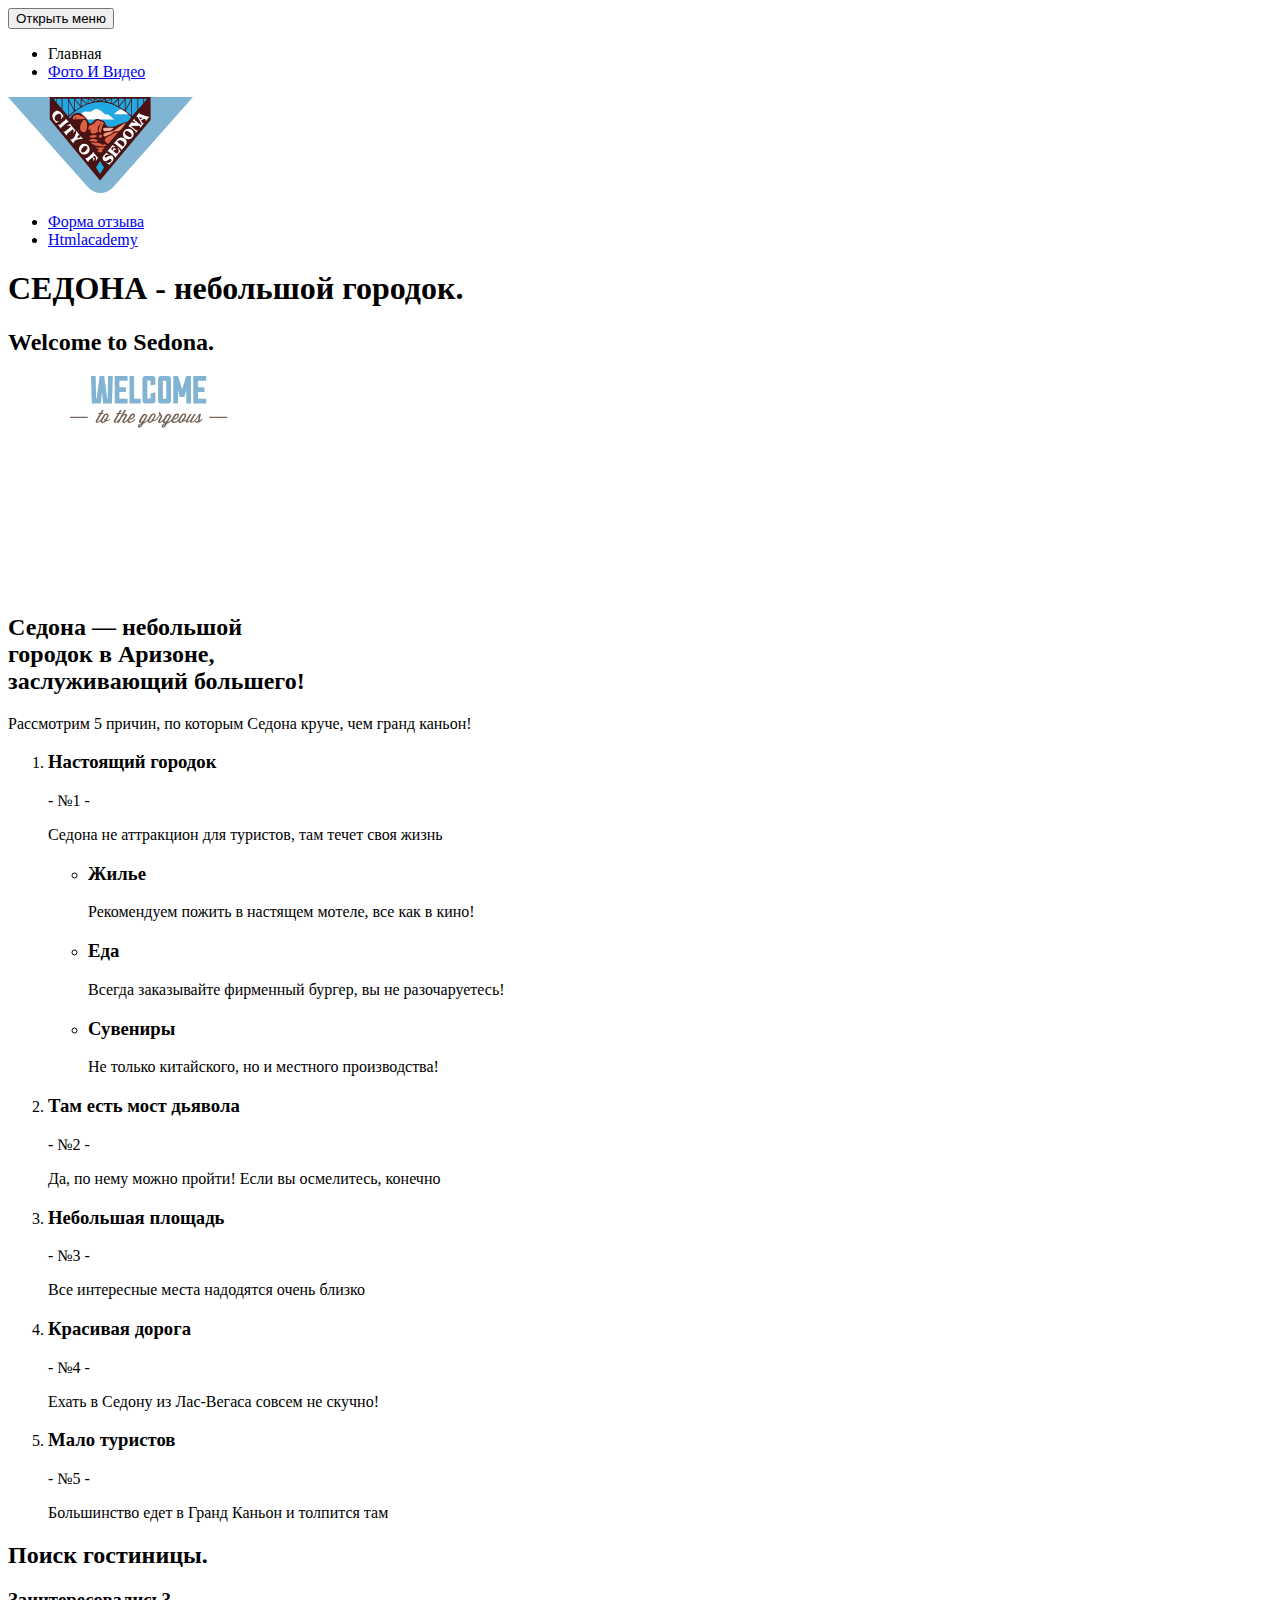
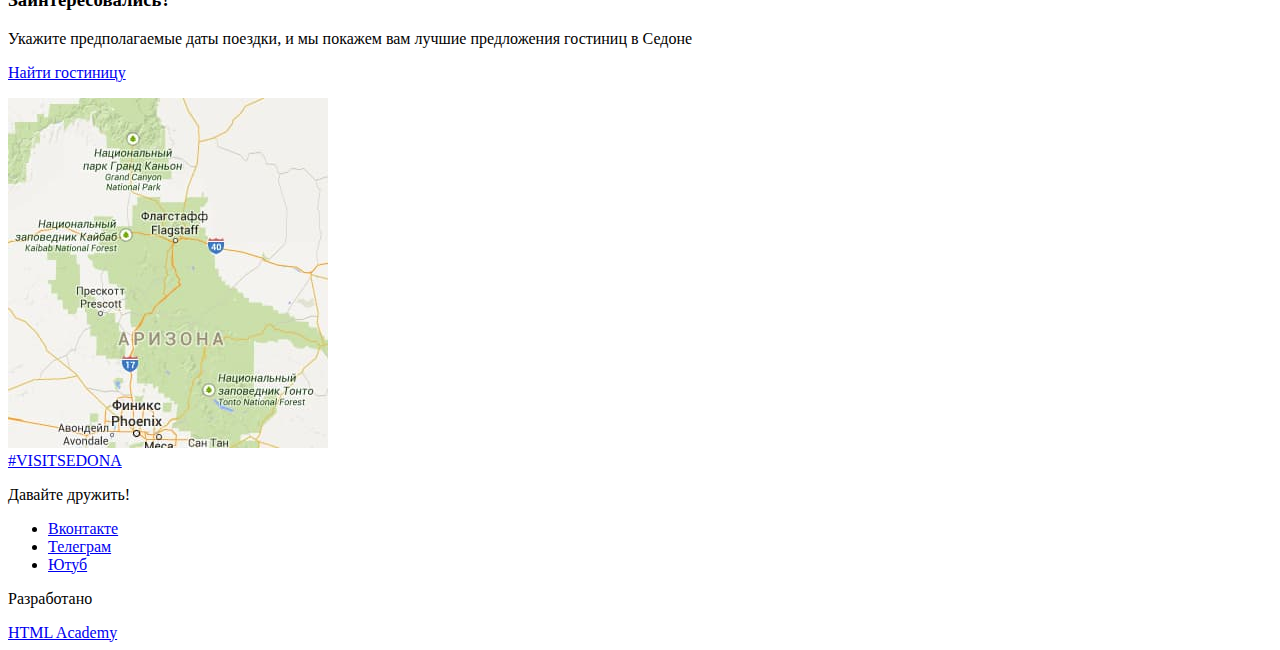
<file: 2/index.html>
<!DOCTYPE html>
<html class="page" lang="ru">
  <head>
    <meta charset="utf-8">
    <title>HTML Academy: Седона</title>
    <base href="https://htmlacademy-adaptive.github.io/302695-sedona-25/2/">
</head>
  <body class="page__body">
    <header class="main-header">
      <nav class="main-nav">
        <button class="main-nav__toggle" type="button"><span class="visually-hidden">Открыть меню</span></button>
        <div class="main-nav__wrapper">
          <ul class="main-nav__list site-list-one">
            <li class="site-list-one__item site-list-one__item--current">
              <a>
                Главная
              </a>
            </li>
            <li class="site-list-one__item">
              <a href="photo.html">
                Фото И Видео
              </a>
            </li>
          </ul>
          <a class="main-header__logo">
            <img src="img/logo-mobile.svg" width="185" height="96" alt="Логотип Седона.">
          </a>
          <ul class="main-nav__list site-list-two">
            <li class="site-list-two__item">
              <a href="form.html">
                Форма отзыва
              </a>
            </li>
            <li class="site-list-two__item">
              <a href="https://htmlacademy.ru/intensive/adaptive">
                Htmlacademy
              </a>
            </li>
          </ul>
        </div>
      </nav>
    </header>
    <main class="main-container">
      <h1 class="visually-hidden">СЕДОНА - небольшой городок.</h1>
      <section class="main-page-logo">
        <h2 class="visually-hidden">Welcome to Sedona.</h2>
        <div class="main-page-logo primary-logo">
          <img class="primary-logo__sedona-image" src="img/text-index-mobile.svg" width="282" height="214" alt="Логотип Седоны.">
        </div>
      </section>
      <section class="benefit">
        <div class="benefit__wrapper">
          <header class="benefit__header">
            <h2 class="title">
              Седона — небольшой<br>
              городок в Аризоне,<br>
              заслуживающий большего!
            </h2>
            <p class="benefit__reason">
              Рассмотрим 5 причин, по которым Седона круче, чем гранд каньон!
            </p>
          </header>
            <ol class="benefit__list benefit__list--important--list">
              <li class="benefit__item benefit__item--visual">
                  <h3 class="benefit__title">Настоящий городок</h3>
                  <span class="benefit__number">- №1 -</span>
                  <p class="benefit__description">
                    Седона не аттракцион для туристов,
                    там течет своя жизнь
                  </p>
                <ul class="benefit__list benefit__list--simple--list">
                  <li class="benefit__item benefit__item--house">
                    <h3 class="benefit__title">Жилье</h3>
                    <p class="benefit__description">
                      Рекомендуем пожить в
                      настящем мотеле, все как в
                      кино!
                    </p>
                  </li>
                <li class="benefit__item benefit__item--food">
                    <h3 class="benefit__title">Еда</h3>
                    <p class="benefit__description">
                      Всегда заказывайте фирменный
                      бургер, вы не разочаруетесь!
                    </p>
                </li>
                <li class="benefit__item benefit__item--souvenir">
                    <h3 class="benefit__title">Сувениры</h3>
                    <p class="benefit__description">
                      Не только китайского, но и
                      местного производства!
                    </p>
                </li>
                </ul>
              </li>
              <li class="benefit__item benefit__item--visual">
                  <h3 class="benefit-title">Там есть мост дьявола</h3>
                  <span class="benefit__number">- №2 -</span>
                  <p class="benefit__description">
                    Да, по нему можно пройти! Если вы
                    осмелитесь, конечно
                  </p>
              </li>
              <li class="benefit__item benefit__item--text">
                <h3 class="benefit-title">Небольшая площадь</h3>
                <span class="benefit__number">- №3 -</span>
                <p class="benefit__description">
                  Все интересные места надодятся
                  очень близко
                </p>
              </li>
              <li class="benefit__item benefit__item--text">
                <h3 class="benefit-title">Красивая дорога</h3>
                <span class="benefit__number">- №4 -</span>
                <p class="benefit__description">
                  Ехать в Седону из Лас-Вегаса
                  совсем не скучно!
                </p>
              </li>
              <li class="benefit__item benefit__item--text">
                <h3 class="benefit-title">Мало туристов</h3>
                <span class="benefit__number">- №5 -</span>
                <p class="benefit__description">
                  Большинство едет в Гранд Каньон
                  и толпится там
                </p>
              </li>
            </ol>
        </div>
      </section>
      <div class="find">
        <h2 class="visually-hidden">Поиск гостиницы.</h2>
        <h3 class="find__title">Заинтересовались?</h3>
        <p class="find__description">
          Укажите предполагаемые даты
          поездки, и мы покажем вам лучшие
          предложения гостиниц в Седоне
        </p>
        <p class="find-hotel">
            <a class="button find-hotel__button" href="form.html">Найти гостиницу</a>
        </p>
      </div>
      <div class="map">
        <div class="map-container">
            <img class="map__image" src="../source/img/map-mobile.jpg" width="320" height="350" alt="Карта.">
        </div>
      </div>
    </main>
    <footer class="main-footer">
      <div class="main-footer__wrapper">
        <div class="main-footer__hashtag hashtag">
          <a class="hashtag__site" href="catalog.html">#VISITSEDONA</a>
        </div>
        <div class="main-footer__social social">
          <p class="visually-hidden">Давайте дружить!</p>
          <ul class="social__list">
            <li class="social__item">
              <a class="social__link social__link--vkontakte" href="https://vk.com/htmlacademy">Вконтакте</a>
            </li>
            <li class="social__item">
              <a class="social__link social__link--telegram" href="https://t.me/htmlacademy">Телеграм</a>
            </li>
            <li class="social__item">
              <a class="social__link social__link--youtube" href="https://www.youtube.com/c/HTMLAcademyRUS/featured">Ютуб</a>
            </li>
          </ul>
        </div>
        <div class="main-footer__copyright copyright">
          <p class="copyright__text">Разработано</p>
          <a class="copyright__link" href="https://htmlacademy.ru/intensive/adaptive">HTML Academy</a>
        </div>
      </div>
    </footer>
  </body>
</html>
</file>
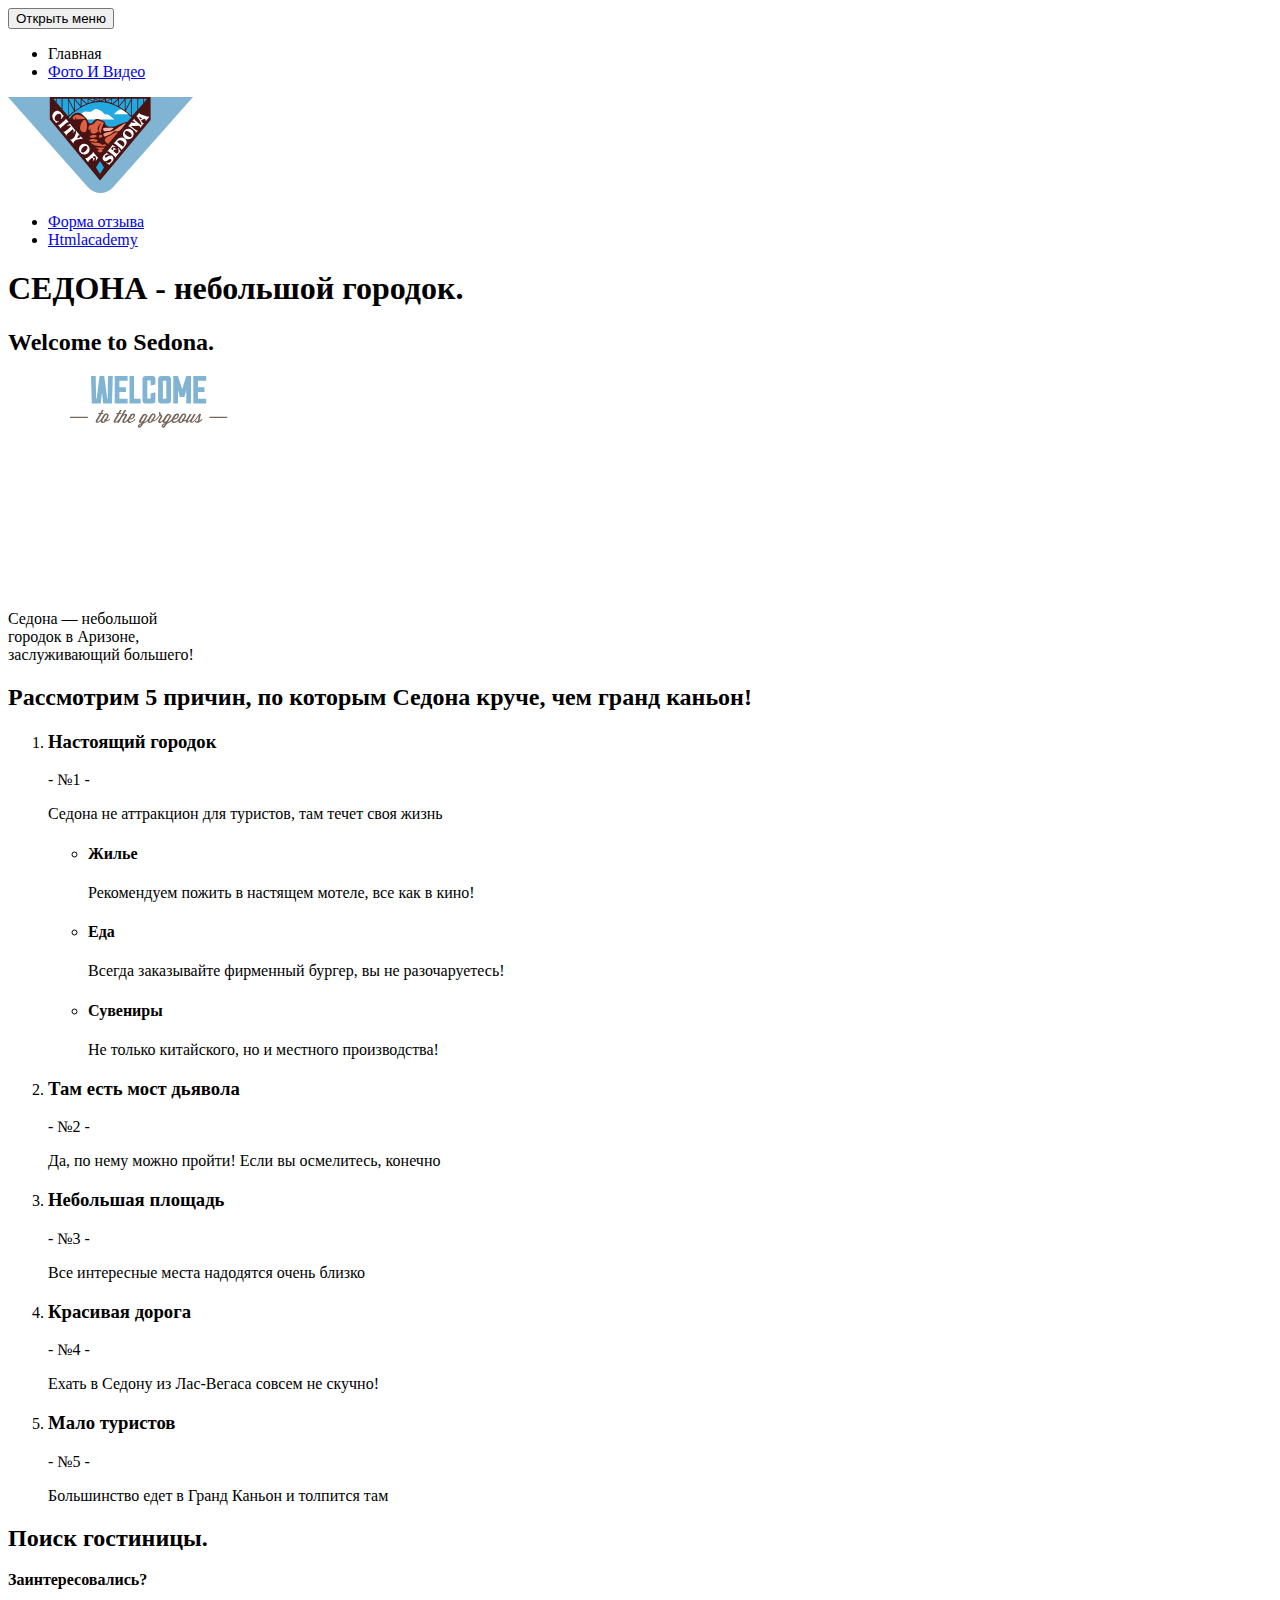
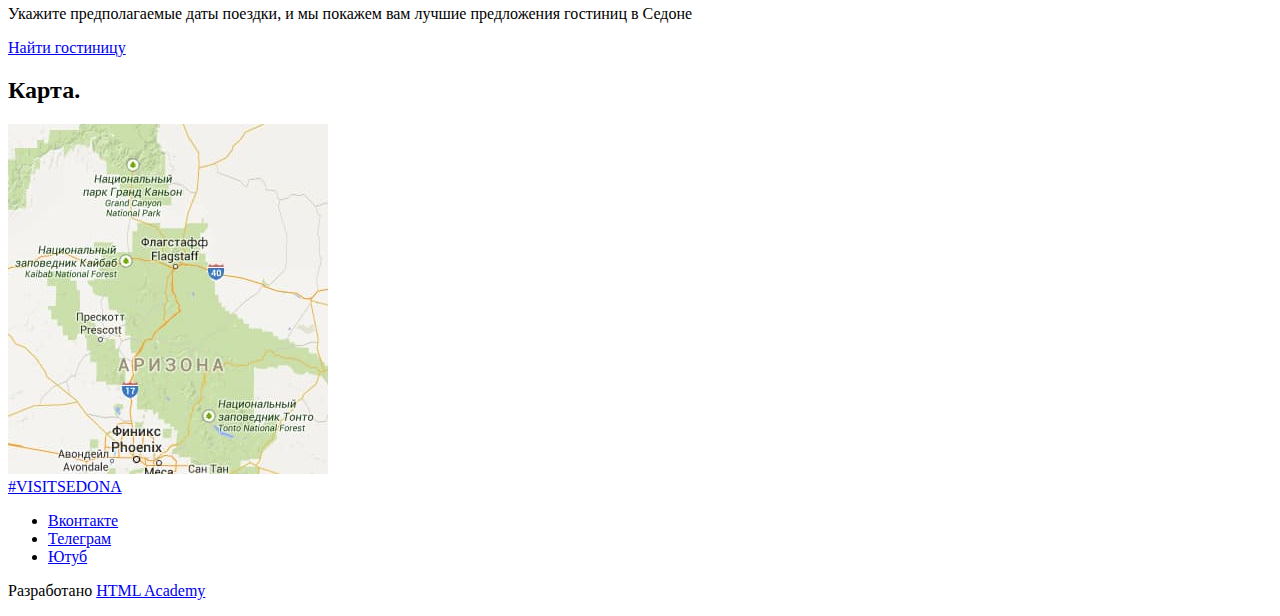
<file: 3/index.html>
<!DOCTYPE html>
<html class="page" lang="ru">
  <head>
    <meta charset="utf-8">
    <title>HTML Academy: Седона</title>
    <base href="https://htmlacademy-adaptive.github.io/302695-sedona-25/3/">
</head>
  <body class="page__body">
    <header class="main-header">
      <nav class="main-nav">
        <button class="main-nav__toggle" type="button"><span class="visually-hidden">Открыть меню</span></button>
        <div class="main-nav__wrapper">
          <ul class="main-nav__list site-list-one">
            <li class="site-list-one__item site-list-one__item--current">
              <a>
                Главная
              </a>
            </li>
            <li class="site-list-one__item">
              <a href="photo.html">
                Фото И Видео
              </a>
            </li>
          </ul>
          <a class="main-header__logo">
            <img src="img/logo-mobile.svg" width="185" height="96" alt="Логотип Седона.">
          </a>
          <ul class="main-nav__list site-list-two">
            <li class="site-list-two__item">
              <a href="form.html">
                Форма отзыва
              </a>
            </li>
            <li class="site-list-two__item">
              <a href="https://htmlacademy.ru/intensive/adaptive">
                Htmlacademy
              </a>
            </li>
          </ul>
        </div>
      </nav>
    </header>
    <main class="main-container">
      <h1 class="visually-hidden">СЕДОНА - небольшой городок.</h1>
      <section class="main-page-logo">
        <h2 class="visually-hidden">Welcome to Sedona.</h2>
        <div class="main-page-primary primary-welcome">
          <img class="primary-welcome__sedona-image" src="img/text-index-mobile.svg" width="282" height="214" alt="Welcome to Sedona.">
        </div>
      </section>
      <section class="benefit">
        <div class="benefit__wrapper">
          <header class="benefit__header">
            <p class="benefit__sedona-header">
              Седона — небольшой<br>
              городок в Аризоне,<br>
              заслуживающий большего!
            </p>
            <h2 class="benefit__reason">
              Рассмотрим 5 причин, по которым Седона круче, чем гранд каньон!
            </h2>
          </header>
            <ol class="benefit__list benefit__list--important--list">
              <li class="benefit__item benefit__item--visual">
                  <h3 class="benefit__title">Настоящий городок</h3>
                  <span class="benefit__number">- №1 -</span>
                  <p class="benefit__description">
                    Седона не аттракцион для туристов,
                    там течет своя жизнь
                  </p>
                <ul class="benefit__list benefit__list--simple--list">
                  <li class="benefit__item benefit__item--house">
                    <h4 class="benefit__title">Жилье</h4>
                    <p class="benefit__description">
                      Рекомендуем пожить в
                      настящем мотеле, все как в
                      кино!
                    </p>
                  </li>
                <li class="benefit__item benefit__item--food">
                    <h4 class="benefit__title">Еда</h4>
                    <p class="benefit__description">
                      Всегда заказывайте фирменный
                      бургер, вы не разочаруетесь!
                    </p>
                </li>
                <li class="benefit__item benefit__item--souvenir">
                    <h4 class="benefit__title">Сувениры</h4>
                    <p class="benefit__description">
                      Не только китайского, но и
                      местного производства!
                    </p>
                </li>
                </ul>
              </li>
              <li class="benefit__item benefit__item--visual">
                  <h3 class="benefit-title">Там есть мост дьявола</h3>
                  <span class="benefit__number">- №2 -</span>
                  <p class="benefit__description">
                    Да, по нему можно пройти! Если вы
                    осмелитесь, конечно
                  </p>
              </li>
              <li class="benefit__item benefit__item--text">
                <h3 class="benefit-title">Небольшая площадь</h3>
                <span class="benefit__number">- №3 -</span>
                <p class="benefit__description">
                  Все интересные места надодятся
                  очень близко
                </p>
              </li>
              <li class="benefit__item benefit__item--text">
                <h3 class="benefit-title">Красивая дорога</h3>
                <span class="benefit__number">- №4 -</span>
                <p class="benefit__description">
                  Ехать в Седону из Лас-Вегаса
                  совсем не скучно!
                </p>
              </li>
              <li class="benefit__item benefit__item--text">
                <h3 class="benefit-title">Мало туристов</h3>
                <span class="benefit__number">- №5 -</span>
                <p class="benefit__description">
                  Большинство едет в Гранд Каньон
                  и толпится там
                </p>
              </li>
            </ol>
        </div>
      </section>
      <div class="find">
        <h2 class="visually-hidden">Поиск гостиницы.</h2>
        <b class="find__title">Заинтересовались?</b>
        <p class="find__description">
          Укажите предполагаемые даты
          поездки, и мы покажем вам лучшие
          предложения гостиниц в Седоне
        </p>
        <p class="find-hotel">
            <a class="button find-hotel__button" href="form.html">Найти гостиницу</a>
        </p>
      </div>
      <article class="map">
        <h2 class="visually-hidden">Карта.</h2>
        <div class="map-container">
            <img class="map__image" src="../source/img/map-mobile.jpg" width="320" height="350" alt="Карта.">
        </div>
      </article>
    </main>
    <footer class="main-footer">
      <div class="main-footer__wrapper">
        <div class="main-footer__hashtag hashtag">
          <a class="hashtag__site" href="catalog.html">#VISITSEDONA</a>
        </div>
        <div class="main-footer__social social">
          <ul class="social__list">
            <li class="social__item">
              <a class="social__link social__link--vkontakte" href="https://vk.com/htmlacademy">Вконтакте</a>
            </li>
            <li class="social__item">
              <a class="social__link social__link--telegram" href="https://t.me/htmlacademy">Телеграм</a>
            </li>
            <li class="social__item">
              <a class="social__link social__link--youtube" href="https://www.youtube.com/c/HTMLAcademyRUS/featured">Ютуб</a>
            </li>
          </ul>
        </div>
        <div class="main-footer__development development">
          <p class="development__text">Разработано
            <a class="development__link" href="https://htmlacademy.ru/intensive/adaptive">HTML Academy</a>
          </p>
        </div>
      </div>
    </footer>
  </body>
</html>
</file>
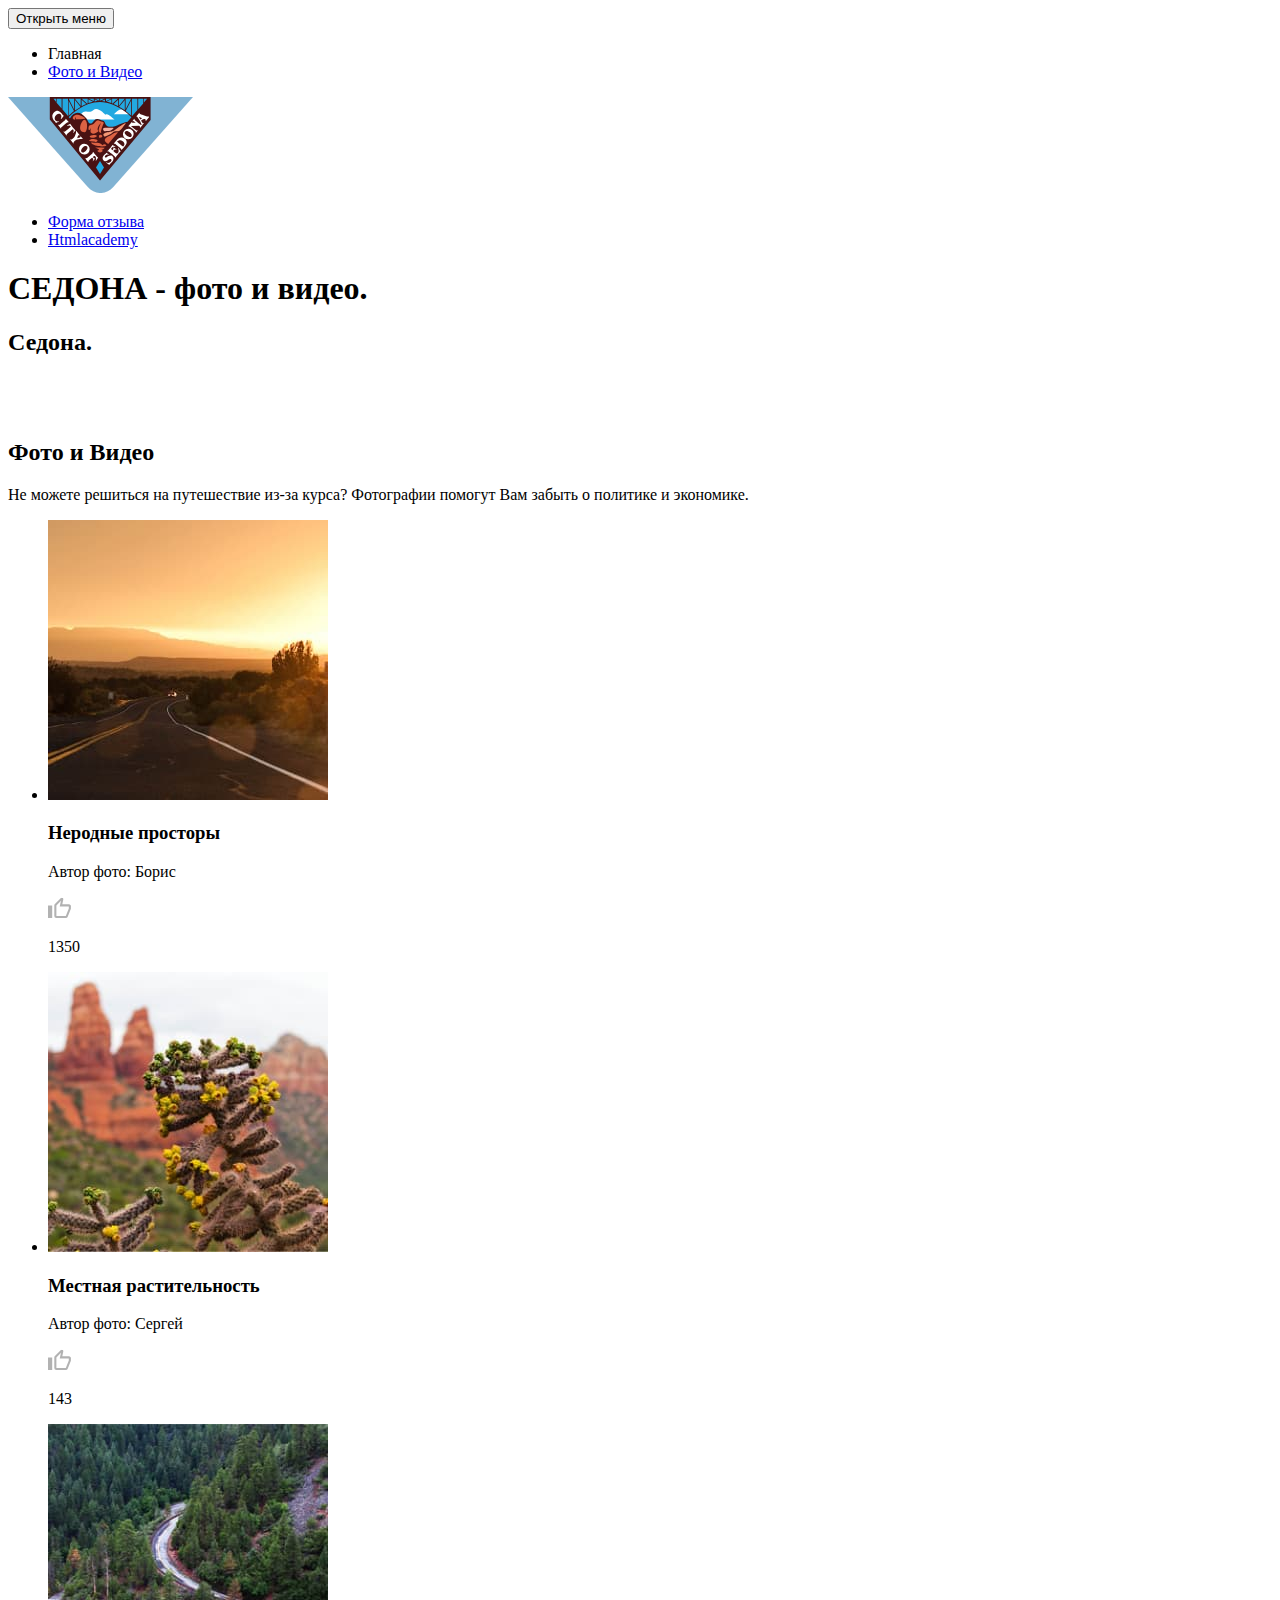
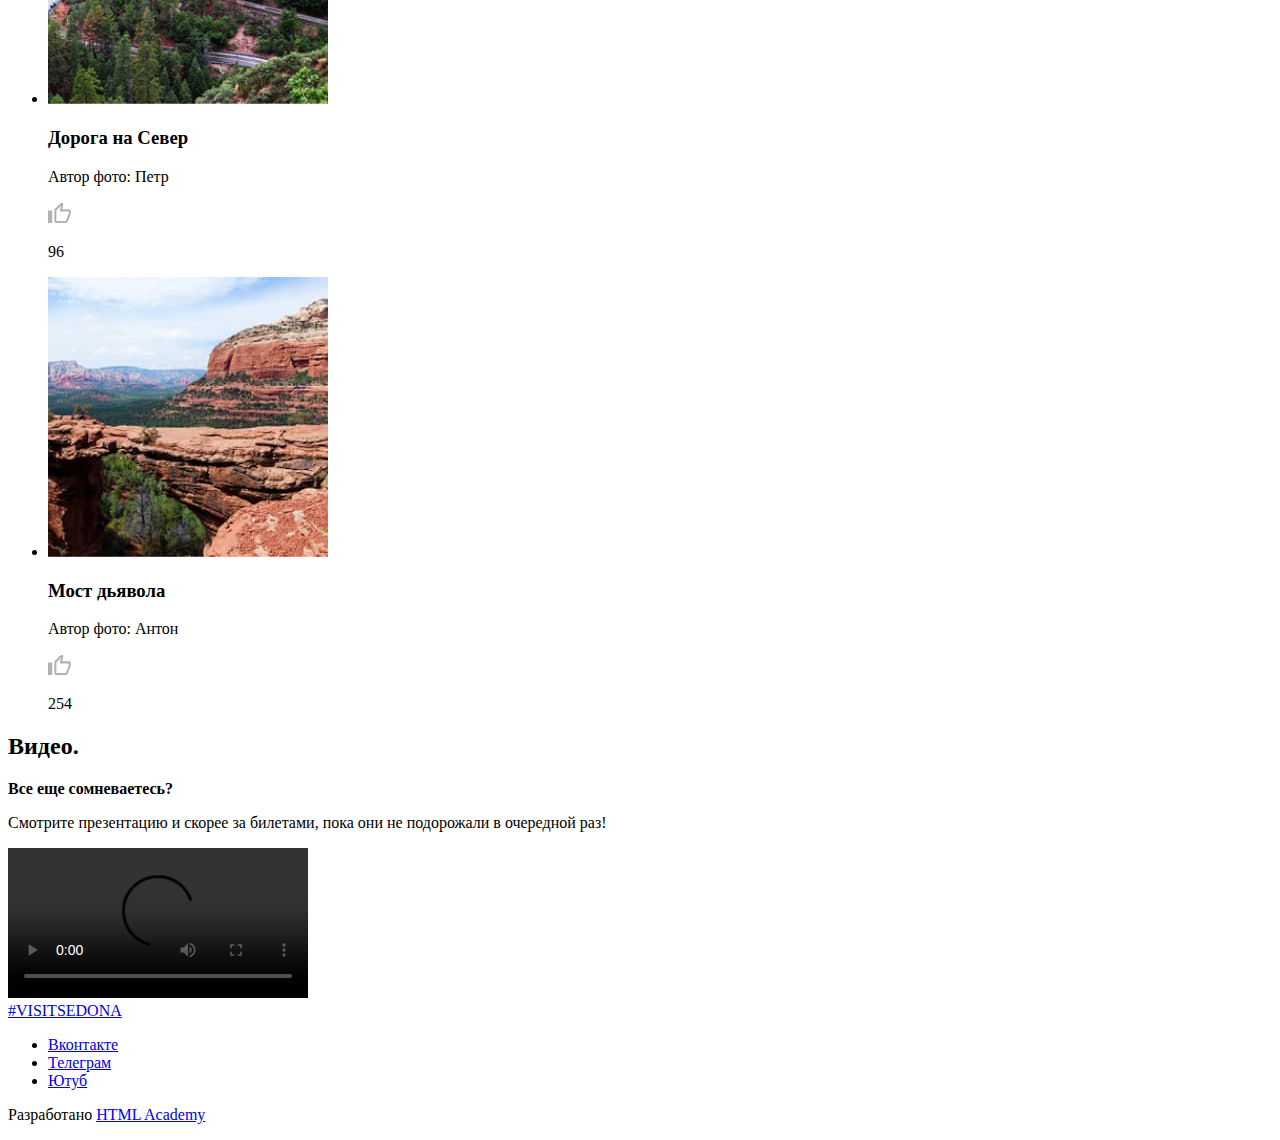
<file: 3/catalog.html>
<!DOCTYPE html>
<html class="page" lang="ru">
  <head>
    <meta charset="utf-8">
    <title>HTML Academy: Седона</title>
    <base href="https://htmlacademy-adaptive.github.io/302695-sedona-25/3/">
</head>
  <body class="page__body">
    <header class="main-header">
      <nav class="main-nav">
        <button class="main-nav__toggle" type="button"><span class="visually-hidden">Открыть меню</span></button>
        <div class="main-nav__wrapper">
          <ul class="main-nav__list site-list-one">
            <li class="site-list-one__item site-list-one__item--current">
              <a>
                Главная
              </a>
            </li>
            <li class="site-list-one__item">
              <a href="photo.html">
                Фото и Видео
              </a>
            </li>
          </ul>
          <a class="main-header__logo">
            <img src="img/logo-mobile.svg" width="185" height="96" alt="Логотип Седона.">
          </a>
          <ul class="main-nav__list site-list-two">
            <li class="site-list-two__item">
              <a href="form.html">
                Форма отзыва
              </a>
            </li>
            <li class="site-list-two__item">
              <a href="https://htmlacademy.ru/intensive/adaptive">
                Htmlacademy
              </a>
            </li>
          </ul>
        </div>
      </nav>
    </header>
    <main class="catalog-container">

      <h1 class="visually-hidden">СЕДОНА - фото и видео.</h1>

      <section class="catalog-page-logo">
        <h2 class="visually-hidden">Седона.</h2>
        <div class="catalog-page-primary primary-sedona">
          <img class="primary-sedona__sedona-catalog-image" src="img/logo-sedona-catalog.svg" width="229" height="39" alt="Sedona.">
        </div>
      </section>
      <section class="block-photo">
        <div class="block-photo__wrapper">
          <h2 class="block-photo__title">Фото и Видео</h2>
          <p class="block-photo__description">
            Не можете решиться на путешествие
            из-за курса? Фотографии помогут Вам
            забыть о политике и экономике.
          </p>
          <ul class="block-photo__list">
              <li class="block-photo__item">
                  <a class="block-photo__card-link" href="#">
                      <img class="block-photo__card-image" src="img/photo-1-mobile.jpg" width="280" height="280" alt="Дорога в горы.">
                  </a>
                  <div class="block-photo__rating">
                    <h3 class="block-photo__title">Неродные просторы</h3>
                    <p class="block-photo__author">Автор фото: Борис</p>
                    <svg class="block-photo__button-like" width="23" height="21" viewBox="0 0 23 21" fill="none" xmlns="http://www.w3.org/2000/svg">
                      <path opacity=".3" d="m13 3.8-.7 3-.6 2.6h9.1v2.2l-3 7.3H8.4V8.4L13 3.8ZM2 10.5v8.4-8.4ZM13.9 0l-7 7c-.4.2-.6.8-.6 1.4v10.5a2 2 0 0 0 2 2.1h9.5a2 2 0 0 0 1.9-1.3l3-7.4c.2-.2.2-.5.2-.8v-2h.1c0-1.2-1-2.2-2-2.2h-6.7l1-4.8v-.3a2 2 0 0 0-.4-1.2l-1.1-1ZM4.2 8.4H0V21h4.2V8.4Z" fill="#000"/>
                    </svg>
                    <p class="block-photo__number-like">1350</p>
                  </div>
              </li>
              <li class="block-photo__item">
                  <a class="block-photo__card-link" href="#">
                      <img class="block-photo-card-image" src="img/photo-2-mobile.jpg" width="280" height="280" alt="Цветущий кактус.">
                  </a>
                  <div class="block-photo__rating">
                    <h3 class="block-photo__title">Местная растительность</h3>
                    <p class="block-photo__author">Автор фото: Сергей</p>
                    <svg class="block-photo__button-like" width="23" height="21" viewBox="0 0 23 21" fill="none" xmlns="http://www.w3.org/2000/svg">
                      <path opacity=".3" d="m13 3.8-.7 3-.6 2.6h9.1v2.2l-3 7.3H8.4V8.4L13 3.8ZM2 10.5v8.4-8.4ZM13.9 0l-7 7c-.4.2-.6.8-.6 1.4v10.5a2 2 0 0 0 2 2.1h9.5a2 2 0 0 0 1.9-1.3l3-7.4c.2-.2.2-.5.2-.8v-2h.1c0-1.2-1-2.2-2-2.2h-6.7l1-4.8v-.3a2 2 0 0 0-.4-1.2l-1.1-1ZM4.2 8.4H0V21h4.2V8.4Z" fill="#000"/>
                    </svg>
                    <p class="block-photo__number-like">143</p>
                  </div>
              </li>
              <li class="block-photo__item">
                  <a class="block-photo__card-link" href="#">
                      <img class="block-photo__card-image" src="img/photo-3-mobile.jpg" width="280" height="280" alt="Дорога сквозь лес.">
                  </a>
                  <div class="block-photo__rating">
                    <h3 class="block-photo__title">Дорога на Север</h3>
                    <p class="block-photo__author">Автор фото: Петр</p>
                    <svg class="block-photo__button-like" width="23" height="21" viewBox="0 0 23 21" fill="none" xmlns="http://www.w3.org/2000/svg">
                      <path opacity=".3" d="m13 3.8-.7 3-.6 2.6h9.1v2.2l-3 7.3H8.4V8.4L13 3.8ZM2 10.5v8.4-8.4ZM13.9 0l-7 7c-.4.2-.6.8-.6 1.4v10.5a2 2 0 0 0 2 2.1h9.5a2 2 0 0 0 1.9-1.3l3-7.4c.2-.2.2-.5.2-.8v-2h.1c0-1.2-1-2.2-2-2.2h-6.7l1-4.8v-.3a2 2 0 0 0-.4-1.2l-1.1-1ZM4.2 8.4H0V21h4.2V8.4Z" fill="#000"/>
                    </svg>
                    <p class="block-photo__number-like">96</p>
                  </div>
              </li>
              <li class="block-photo__item">
                  <a class="block-photo__card-link" href="#">
                      <img class="block-photo__card-image" src="img/photo-4-mobile.jpg" width="280" height="280" alt="Дорога сквозь лес.">
                  </a>
                  <div class="block-photo__rating">
                    <h3 class="block-photo__title">Мост дьявола</h3>
                    <p class="block-photo__author">Автор фото: Антон</p>
                    <svg class="block-photo__button-like" width="23" height="21" viewBox="0 0 23 21" fill="none" xmlns="http://www.w3.org/2000/svg">
                      <path opacity=".3" d="m13 3.8-.7 3-.6 2.6h9.1v2.2l-3 7.3H8.4V8.4L13 3.8ZM2 10.5v8.4-8.4ZM13.9 0l-7 7c-.4.2-.6.8-.6 1.4v10.5a2 2 0 0 0 2 2.1h9.5a2 2 0 0 0 1.9-1.3l3-7.4c.2-.2.2-.5.2-.8v-2h.1c0-1.2-1-2.2-2-2.2h-6.7l1-4.8v-.3a2 2 0 0 0-.4-1.2l-1.1-1ZM4.2 8.4H0V21h4.2V8.4Z" fill="#000"/>
                    </svg>
                    <p class="block-photo__number-like">254</p>
                  </div>
              </li>
          </ul>
        </div>
      </section>
      <article class="block-video">
        <h2 class="visually-hidden">Видео.</h2>
          <b class="block-video__question">Вcе еще сомневаетесь?</b>
          <p class="block-video__text">
            Смотрите презентацию и
            скорее за билетами, пока они не
            подорожали в очередной раз!
          </p>
          <div class="block-video__video">
              <video src="https://www.youtube.com/channel/UChUxTMjJGo-JDRY8pNTGL2g" controls>
                  <p>Используйте
                      <a href="#">ссылку на видео</a>
                      для доступа.
                  </p>
              </video>
          </div>
      </article>
    </main>
    <footer class="main-footer">
      <div class="main-footer__wrapper">
        <div class="main-footer__hashtag hashtag">
          <a class="hashtag__site" href="catalog.html">#VISITSEDONA</a>
        </div>
        <div class="main-footer__social social">
          <ul class="social__list">
            <li class="social__item">
              <a class="social__link social__link--vkontakte" href="https://vk.com/htmlacademy">Вконтакте</a>
            </li>
            <li class="social__item">
              <a class="social__link social__link--telegram" href="https://t.me/htmlacademy">Телеграм</a>
            </li>
            <li class="social__item">
              <a class="social__link social__link--youtube" href="https://www.youtube.com/c/HTMLAcademyRUS/featured">Ютуб</a>
            </li>
          </ul>
        </div>
        <div class="main-footer__development development">
          <p class="development__text">Разработано
            <a class="development__link" href="https://htmlacademy.ru/intensive/adaptive">HTML Academy</a>
          </p>
        </div>
      </div>
    </footer>
  </body>
</html>
</file>
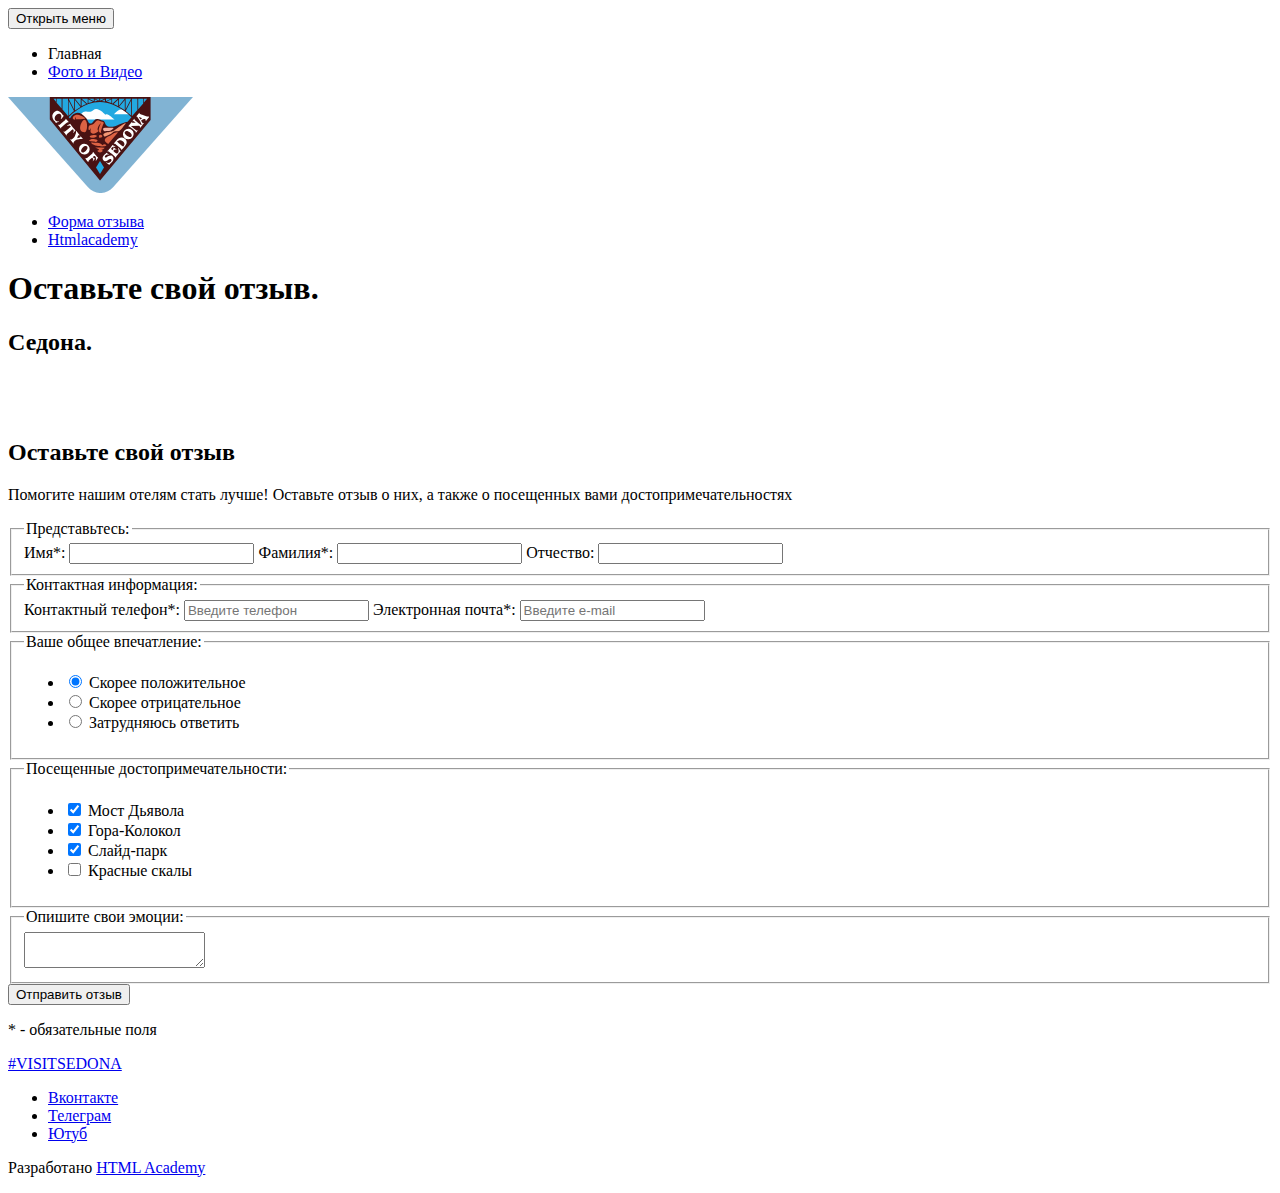
<file: 3/form.html>
<!DOCTYPE html>
<html class="form" lang="ru">
  <head>
    <meta charset="utf-8">
    <title>HTML Academy: Седона</title>
    <base href="https://htmlacademy-adaptive.github.io/302695-sedona-25/3/">
</head>
  <body class="form__body">
    <header class="main-header">
      <nav class="main-nav">
        <button class="main-nav__toggle" type="button"><span class="visually-hidden">Открыть меню</span></button>
        <div class="main-nav__wrapper">
          <ul class="main-nav__list site-list-one">
            <li class="site-list-one__item site-list-one__item--current">
              <a>
                Главная
              </a>
            </li>
            <li class="site-list-one__item">
              <a href="photo.html">
                Фото и Видео
              </a>
            </li>
          </ul>
          <a class="main-header__logo">
            <img src="img/logo-mobile.svg" width="185" height="96" alt="Логотип Седона.">
          </a>
          <ul class="main-nav__list site-list-two">
            <li class="site-list-two__item">
              <a href="form.html">
                Форма отзыва
              </a>
            </li>
            <li class="site-list-two__item">
              <a href="https://htmlacademy.ru/intensive/adaptive">
                Htmlacademy
              </a>
            </li>
          </ul>
        </div>
      </nav>
    </header>
    <main class="form-container">

      <h1 class="visually-hidden">Оставьте свой отзыв.</h1>

      <section class="form-page-logo">
        <h2 class="visually-hidden">Седона.</h2>
        <div class="form-page-primary primary-sedona">
          <img class="primary-sedona__sedona-form-image" src="img/logo-sedona-catalog.svg" width="229" height="39" alt="Sedona.">
        </div>
      </section>
      <section class="feedback">
        <div class="feedback__form-header">
          <h2 class="feedback__title">Оставьте свой отзыв</h2>
          <p class="feedback__text">
            Помогите нашим отелям стать лучше!
            Оставьте отзыв о них, а также о
            посещенных вами достопримечательностях
          </p>
        </div>
        <form class="feedback" action="https://echo.htmlacademy.ru" method="get">
          <div class="feedback__personal-data">
            <div class="feedback__personal-data feedback__personal-data--name">
              <fieldset class="name">
                <legend class="name__title">Представьтесь:</legend>
                <label class="name__first-name">Имя*:
                  <input type="text" required>
                </label>
                <label class="name__second-name">Фамилия*:
                  <input type="text" required>
                </label>
                <label class="name__patronymic">Отчество:
                  <input type="text">
                </label>
               </fieldset>
            </div>
            <div class="feedback__personal-data feedback__personal-data--contacts">
              <fieldset class="contacts">
                <legend class="contacts__title">Контактная информация:</legend>
                <label class="contacts__label" for="phone-number">
                  Контактный телефон*:
                </label>
                  <input class="contacts__field" placeholder="Введите телефон" type="tel" name="phone-number" id="phone-number" required>
                <label class="contacts__label" for="e-mail">
                  Электронная почта*:
                </label>
                  <input class="contacts__field" placeholder="Введите e-mail" type="text" name="e-mail" id="e-mail" required="required">
              </fieldset>
            </div>
          </div>
          <div class="feedback__personal-data feedback__personal-data--personal-impression">
            <fieldset class="personal-impression">
              <legend class="personal-impression__title">Ваше общее впечатление:</legend>
              <ul class="personal-impression__list">
                <li class="personal-impression__item">
                  <label class="control">
                    <input class="control-input" type="radio" name="impression-group" value="rather-positiv" checked>

                    Скорее положительное
                  </label>
                </li>
                <li class="catalog-filter-item">
                  <label class="control">
                    <input class="control-input" type="radio" name="impression-group" value="rather-negative">

                    Скорее отрицательное
                  </label>
                </li>
                <li class="catalog-filter-item">
                  <label class="control">
                    <input class="control-input" type="radio" name="impression-group" value="difficult-answer">

                    Затрудняюсь ответить
                  </label>
                </li>
              </ul>
            </fieldset>

          </div>
          <div class="feedback__personal-data feedback__personal-data--visited-attractions">
            <fieldset class="visited-attractions">
              <legend class="visited-attractions__title">Посещенные достопримечательности:</legend>
              <ul class="visited-attractions__list">
                <li class="visited-attractions__item">
                  <label class="control">
                    <input class="control-input" type="checkbox" name="visited-attractions-group" checked>

                    Мост Дьявола
                  </label>
                </li>
                <li class="catalog-filter-item">
                  <label class="control">
                    <input class="control-input" type="checkbox" name="visited-attractions-group" checked>

                    Гора-Колокол
                  </label>
                </li>
                <li class="catalog-filter-item">
                  <label class="control">
                    <input class="control-input" type="checkbox" name="visited-attractions-group" checked>

                    Слайд-парк
                  </label>
                </li>
                <li class="catalog-filter-item">
                  <label class="control">
                    <input class="control-input" type="checkbox" name="visited-attractions-group">

                    Красные скалы
                  </label>
                </li>
              </ul>
            </fieldset>
          </div>
          <div class="feedback__personal-data feedback__personal-data--describe-emotions">
            <fieldset class="describe-emotions">
              <legend class="describe-emotions__title">Опишите свои эмоции:</legend>
              <textarea id="describe-emotions" name="describe-emotions"></textarea>
            </fieldset>
          </div>
          <button class="feedback__personal-data__button">Отправить отзыв</button>
          <p class="feedback__detail">* - обязательные поля</p>
        </form>
      </section>
    </main>
    <footer class="main-footer">
      <div class="main-footer__wrapper">
        <div class="main-footer__hashtag hashtag">
          <a class="hashtag__site" href="catalog.html">#VISITSEDONA</a>
        </div>
        <div class="main-footer__social social">
          <ul class="social__list">
            <li class="social__item">
              <a class="social__link social__link--vkontakte" href="https://vk.com/htmlacademy">Вконтакте</a>
            </li>
            <li class="social__item">
              <a class="social__link social__link--telegram" href="https://t.me/htmlacademy">Телеграм</a>
            </li>
            <li class="social__item">
              <a class="social__link social__link--youtube" href="https://www.youtube.com/c/HTMLAcademyRUS/featured">Ютуб</a>
            </li>
          </ul>
        </div>
        <div class="main-footer__development development">
          <p class="development__text">Разработано
            <a class="development__link" href="https://htmlacademy.ru/intensive/adaptive">HTML Academy</a>
          </p>
        </div>
      </div>
    </footer>
  </body>
</html>
</file>
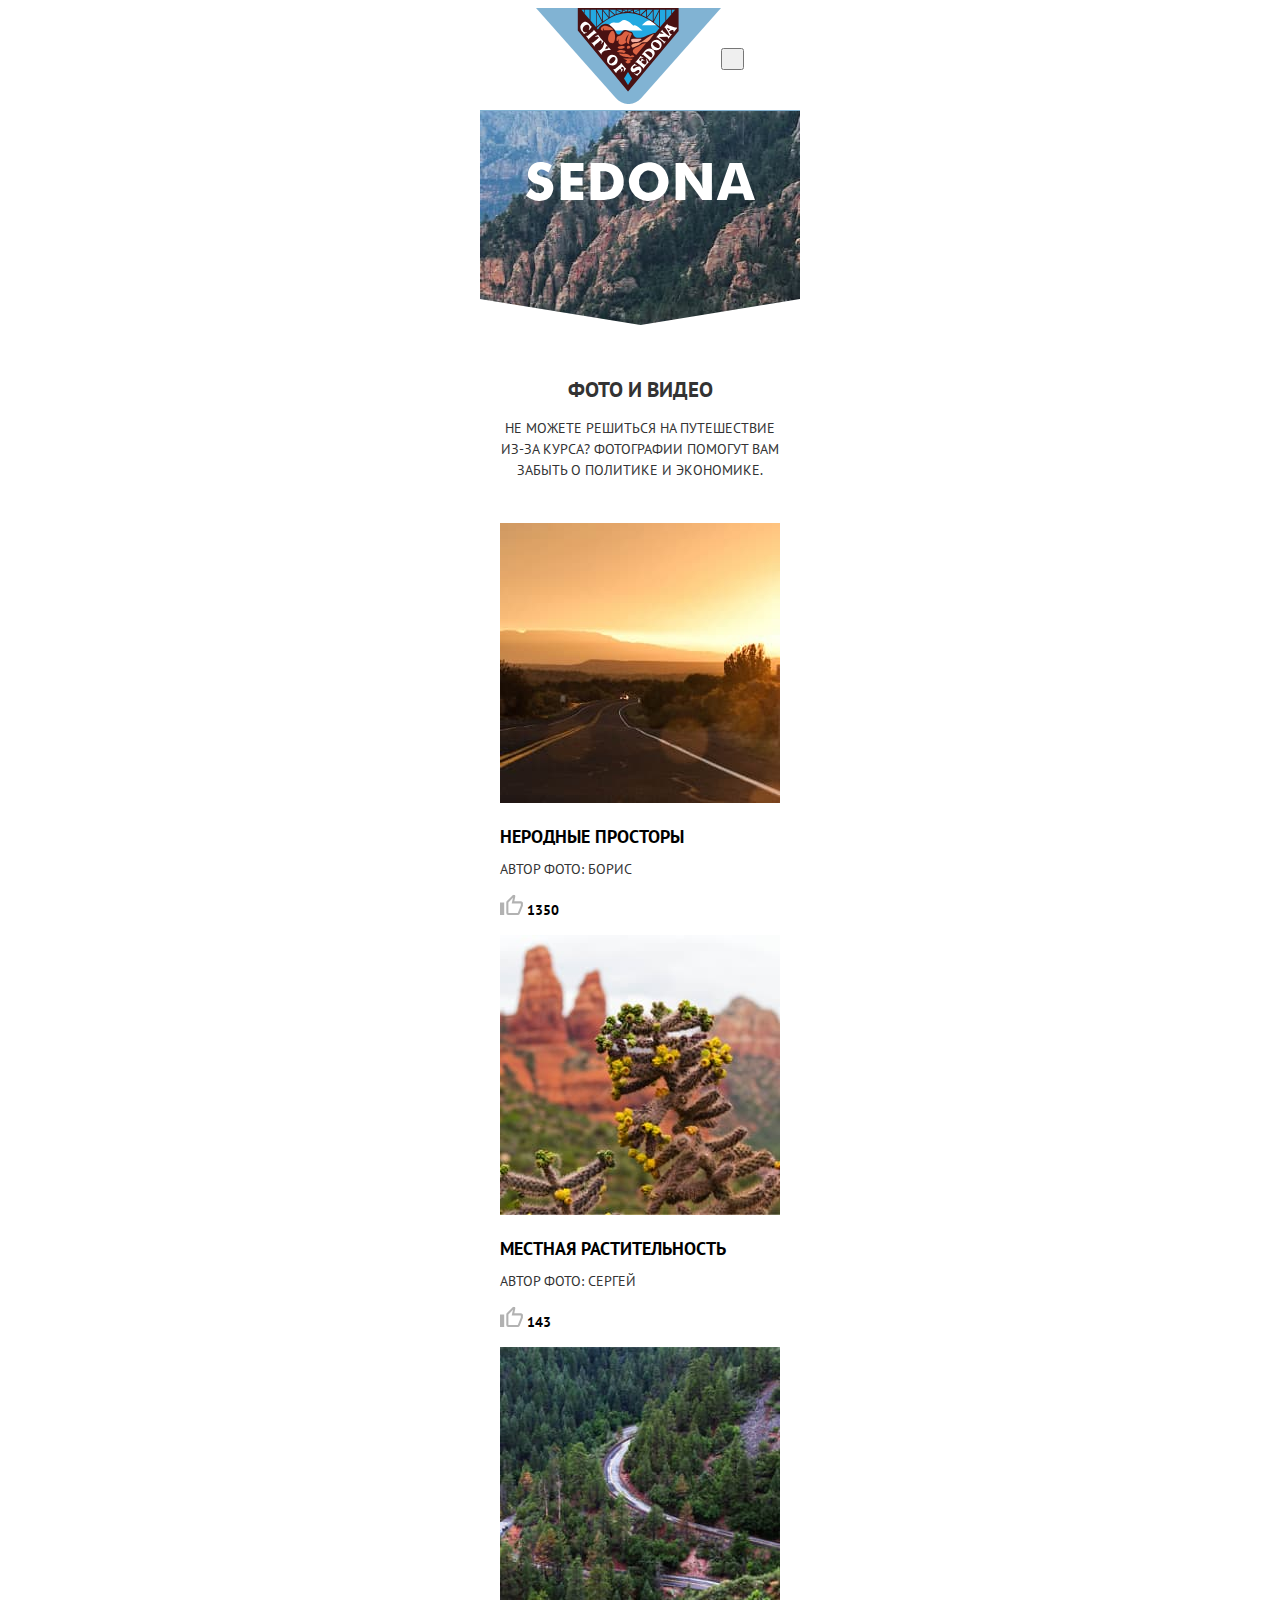
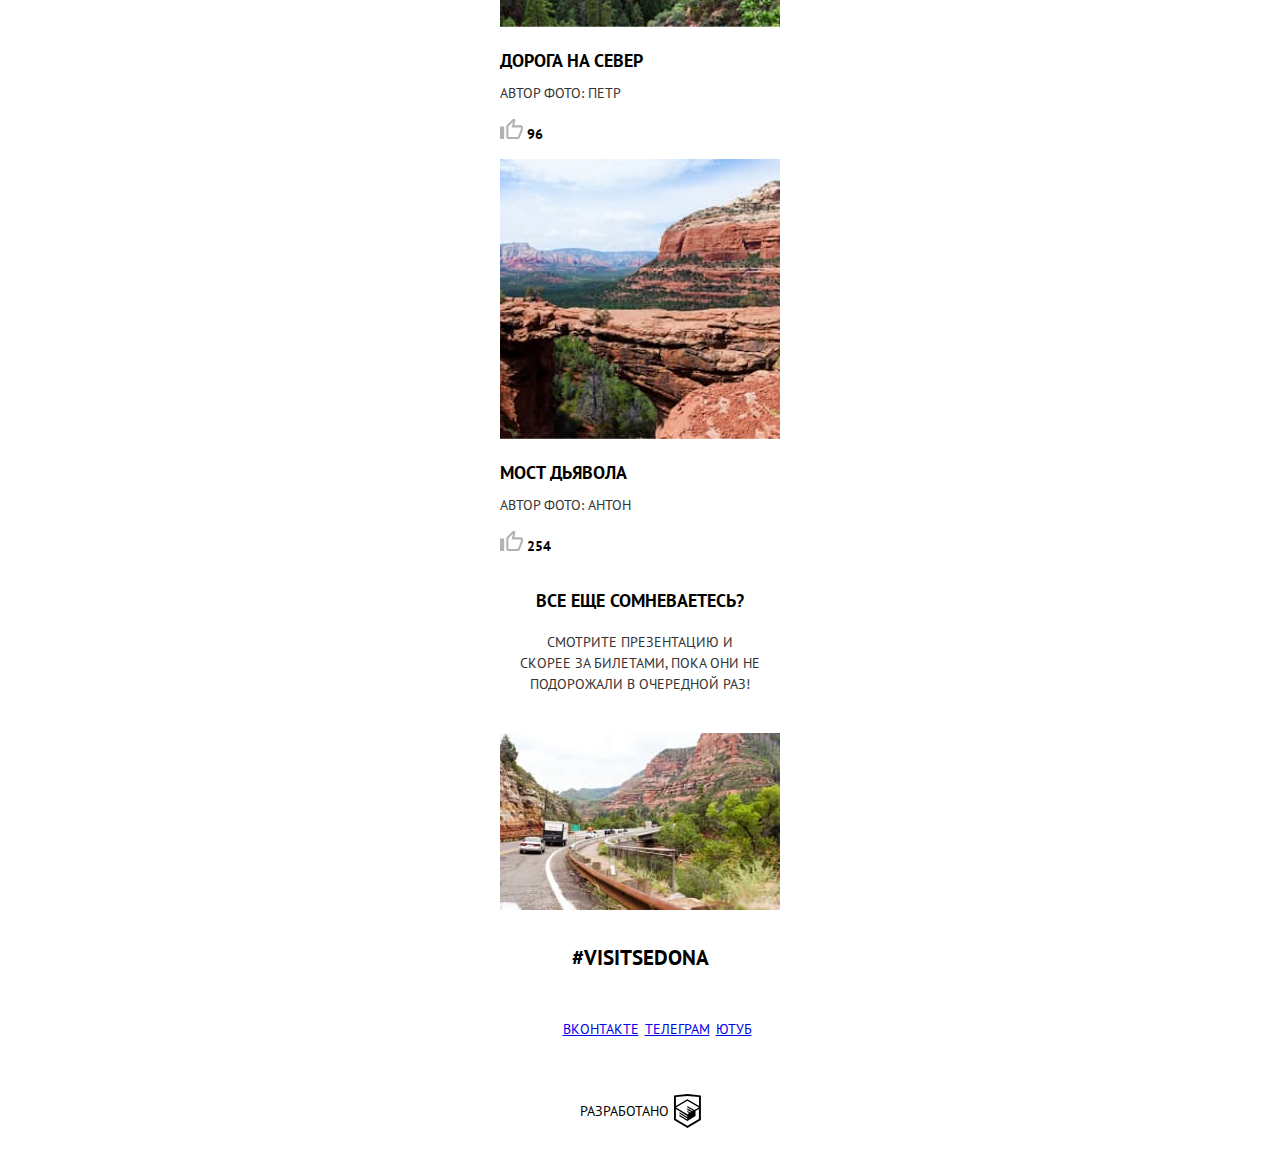
<file: 4/catalog.html>
<!DOCTYPE html>
<html class="page" lang="ru">
  <head>
    <meta charset="utf-8">
    <link rel="stylesheet" href="css/style.css">
    <title>Каталог</title>
    <base href="https://htmlacademy-adaptive.github.io/302695-sedona-25/4/">
</head>
  <body class="page__body">
    <header class="main-header">
      <nav class="main-nav">
        <div class="main-nav__wrapper">
          <ul class="main-nav__list site-list-one">
            <li class="site-list-one__item site-list-one__item--current">
              <a>
                Главная
              </a>
            </li>
            <li class="site-list-one__item">
              <a href="photo.html">
                Фото И Видео
              </a>
            </li>
          </ul>
          <a class="main-header__logo">
            <img src="img/logo-mobile.svg" width="185" height="96" alt="Логотип Седона.">
          </a>
          <ul class="main-nav__list site-list-two">
            <li class="site-list-two__item">
              <a href="form.html">
                Форма отзыва
              </a>
            </li>
            <li class="site-list-two__item">
              <a href="https://htmlacademy.ru/intensive/adaptive">
                Htmlacademy
              </a>
            </li>
          </ul>
        </div>
        <button class="main-nav__toggle" type="button"><span class="visually-hidden">Открыть меню</span></button>
      </nav>
    </header>
    <main class="catalog-container">

      <h1 class="visually-hidden">Седона - каталог.</h1>

      <div class="catalog-page-logo">
        <div class="catalog-page-primary primary-sedona">
          <img class="primary-sedona__sedona-catalog-image" src="img/logo-sedona-catalog.svg" width="229" height="39" alt="Sedona.">
        </div>
      </div>
      <section class="block-photo">
        <div class="block-photo__wrapper">
          <h2 class="block-photo__title-1">Фото и Видео</h2>
          <p class="block-photo__description">
            Не можете решиться на путешествие
            из-за курса? Фотографии помогут Вам
            забыть о политике и экономике.
          </p>
          <ul class="block-photo__list">
              <li class="block-photo__item">
                  <a class="block-photo__card-link" href="#">
                      <img class="block-photo__card-image" src="img/photo-1-mobile.jpg" width="280" height="280" alt="Дорога в горы.">
                  </a>
                  <div class="block-photo__rating">
                    <h3 class="block-photo__title">Неродные просторы</h3>
                    <p class="block-photo__author">Автор фото: Борис</p>
                    <p class="block-photo__number-like">
                      <svg class="block-photo__number-like__button-like" width="23" height="21" viewBox="0 0 23 21" fill="none" xmlns="http://www.w3.org/2000/svg">
                        <path opacity=".3" d="m13 3.8-.7 3-.6 2.6h9.1v2.2l-3 7.3H8.4V8.4L13 3.8ZM2 10.5v8.4-8.4ZM13.9 0l-7 7c-.4.2-.6.8-.6 1.4v10.5a2 2 0 0 0 2 2.1h9.5a2 2 0 0 0 1.9-1.3l3-7.4c.2-.2.2-.5.2-.8v-2h.1c0-1.2-1-2.2-2-2.2h-6.7l1-4.8v-.3a2 2 0 0 0-.4-1.2l-1.1-1ZM4.2 8.4H0V21h4.2V8.4Z" fill="#000"/>
                      </svg>
                      1350</p>
                  </div>
              </li>
              <li class="block-photo__item">
                  <a class="block-photo__card-link" href="#">
                      <img class="block-photo-card-image" src="img/photo-2-mobile.jpg" width="280" height="280" alt="Цветущий кактус.">
                  </a>
                  <div class="block-photo__rating">
                    <h3 class="block-photo__title">Местная растительность</h3>
                    <p class="block-photo__author">Автор фото: Сергей</p>
                    <p class="block-photo__number-like">
                      <svg class="block-photo__number-like__button-like" width="23" height="21" viewBox="0 0 23 21" fill="none" xmlns="http://www.w3.org/2000/svg">
                        <path opacity=".3" d="m13 3.8-.7 3-.6 2.6h9.1v2.2l-3 7.3H8.4V8.4L13 3.8ZM2 10.5v8.4-8.4ZM13.9 0l-7 7c-.4.2-.6.8-.6 1.4v10.5a2 2 0 0 0 2 2.1h9.5a2 2 0 0 0 1.9-1.3l3-7.4c.2-.2.2-.5.2-.8v-2h.1c0-1.2-1-2.2-2-2.2h-6.7l1-4.8v-.3a2 2 0 0 0-.4-1.2l-1.1-1ZM4.2 8.4H0V21h4.2V8.4Z" fill="#000"/>
                      </svg>
                      143</p>
                  </div>
              </li>
              <li class="block-photo__item">
                  <a class="block-photo__card-link" href="#">
                      <img class="block-photo__card-image" src="img/photo-3-mobile.jpg" width="280" height="280" alt="Дорога сквозь лес.">
                  </a>
                  <div class="block-photo__rating">
                    <h3 class="block-photo__title">Дорога на Север</h3>
                    <p class="block-photo__author">Автор фото: Петр</p>
                    <p class="block-photo__number-like">
                      <svg class="block-photo__number-like__button-like" width="23" height="21" viewBox="0 0 23 21" fill="none" xmlns="http://www.w3.org/2000/svg">
                        <path opacity=".3" d="m13 3.8-.7 3-.6 2.6h9.1v2.2l-3 7.3H8.4V8.4L13 3.8ZM2 10.5v8.4-8.4ZM13.9 0l-7 7c-.4.2-.6.8-.6 1.4v10.5a2 2 0 0 0 2 2.1h9.5a2 2 0 0 0 1.9-1.3l3-7.4c.2-.2.2-.5.2-.8v-2h.1c0-1.2-1-2.2-2-2.2h-6.7l1-4.8v-.3a2 2 0 0 0-.4-1.2l-1.1-1ZM4.2 8.4H0V21h4.2V8.4Z" fill="#000"/>
                      </svg>
                      96</p>
                  </div>
              </li>
              <li class="block-photo__item">
                  <a class="block-photo__card-link" href="#">
                      <img class="block-photo__card-image" src="img/photo-4-mobile.jpg" width="280" height="280" alt="Дорога сквозь лес.">
                  </a>
                  <div class="block-photo__rating">
                    <h3 class="block-photo__title">Мост дьявола</h3>
                    <p class="block-photo__author">Автор фото: Антон</p>
                    <p class="block-photo__number-like">
                      <svg class="block-photo__number-like__button-like" width="23" height="21" viewBox="0 0 23 21" fill="none" xmlns="http://www.w3.org/2000/svg">
                        <path opacity=".3" d="m13 3.8-.7 3-.6 2.6h9.1v2.2l-3 7.3H8.4V8.4L13 3.8ZM2 10.5v8.4-8.4ZM13.9 0l-7 7c-.4.2-.6.8-.6 1.4v10.5a2 2 0 0 0 2 2.1h9.5a2 2 0 0 0 1.9-1.3l3-7.4c.2-.2.2-.5.2-.8v-2h.1c0-1.2-1-2.2-2-2.2h-6.7l1-4.8v-.3a2 2 0 0 0-.4-1.2l-1.1-1ZM4.2 8.4H0V21h4.2V8.4Z" fill="#000"/>
                      </svg>
                      254</p>
                  </div>
              </li>
          </ul>
        </div>
      </section>
      <article class="block-video">
        <h2 class="visually-hidden">Видео.</h2>
          <b class="block-video__question">Вcе еще сомневаетесь?</b>
          <p class="block-video__text">
            Смотрите презентацию и<br>
            скорее за билетами, пока они не<br>
            подорожали в очередной раз!
          </p>
          <div class="block-video__video">
              <img class="block-video__image" src="img/video-mobile.jpg" width="280" height="177" alt="Серпантин.">
          </div>
      </article>
    </main>
    <footer class="main-footer">
      <div class="main-footer__wrapper">
        <div class="main-footer__hashtag hashtag">
          <a class="hashtag__site" href="catalog.html">#VISITSEDONA</a>
        </div>
        <div class="main-footer__social social">
          <ul class="social__list">
            <li class="social__item">
              <a class="social__link social__link--vkontakte" href="https://vk.com/htmlacademy">Вконтакте</a>
            </li>
            <li class="social__item">
              <a class="social__link social__link--telegram" href="https://t.me/htmlacademy">Телеграм</a>
            </li>
            <li class="social__item">
              <a class="social__link social__link--youtube" href="https://www.youtube.com/c/HTMLAcademyRUS/featured">Ютуб</a>
            </li>
          </ul>
        </div>
        <div class="main-footer__development development">
          <p class="development__text">Разработано
            <a class="development__link" href="https://htmlacademy.ru/intensive/adaptive"><span class="visually-hidden">HTML Academy</span></a>
          </p>
          <svg width="27" height="35" viewBox="0 0 27 35" fill="none" xmlns="http://www.w3.org/2000/svg">
            <path d="M13.6 0h-.1L0 1.4v24.7l13.5 8 13.4-8V1.4L13.6 0ZM25 12.1 13.5 5.3v-.1h-.1l-.1-.1v.1L1.9 12.1v-9l11.5-1.2L25 3.1v9ZM13.4 6.8l11.5 6.7-4.5 2.6-7.1-4.2v1.4l5.9 3.5-.9.5-5-3v1.4l3.8 2.3-.8.5-3-1.8v1.4l1.9 1.1-1.8 1.1L2 13.6l11.4-6.8ZM1.9 15.1l11.4 6.8v1l-7.9-4.7v1.4l8 4.8v1.1l-8-4.7v1.4l8 4.8 8.1-4.9v-5.2l3.4-2v10l-11.5 6.9L1.9 25v-9.9Z" fill="#000"/>
          </svg>
        </div>
      </div>
    </footer>
  </body>
</html>
</file>
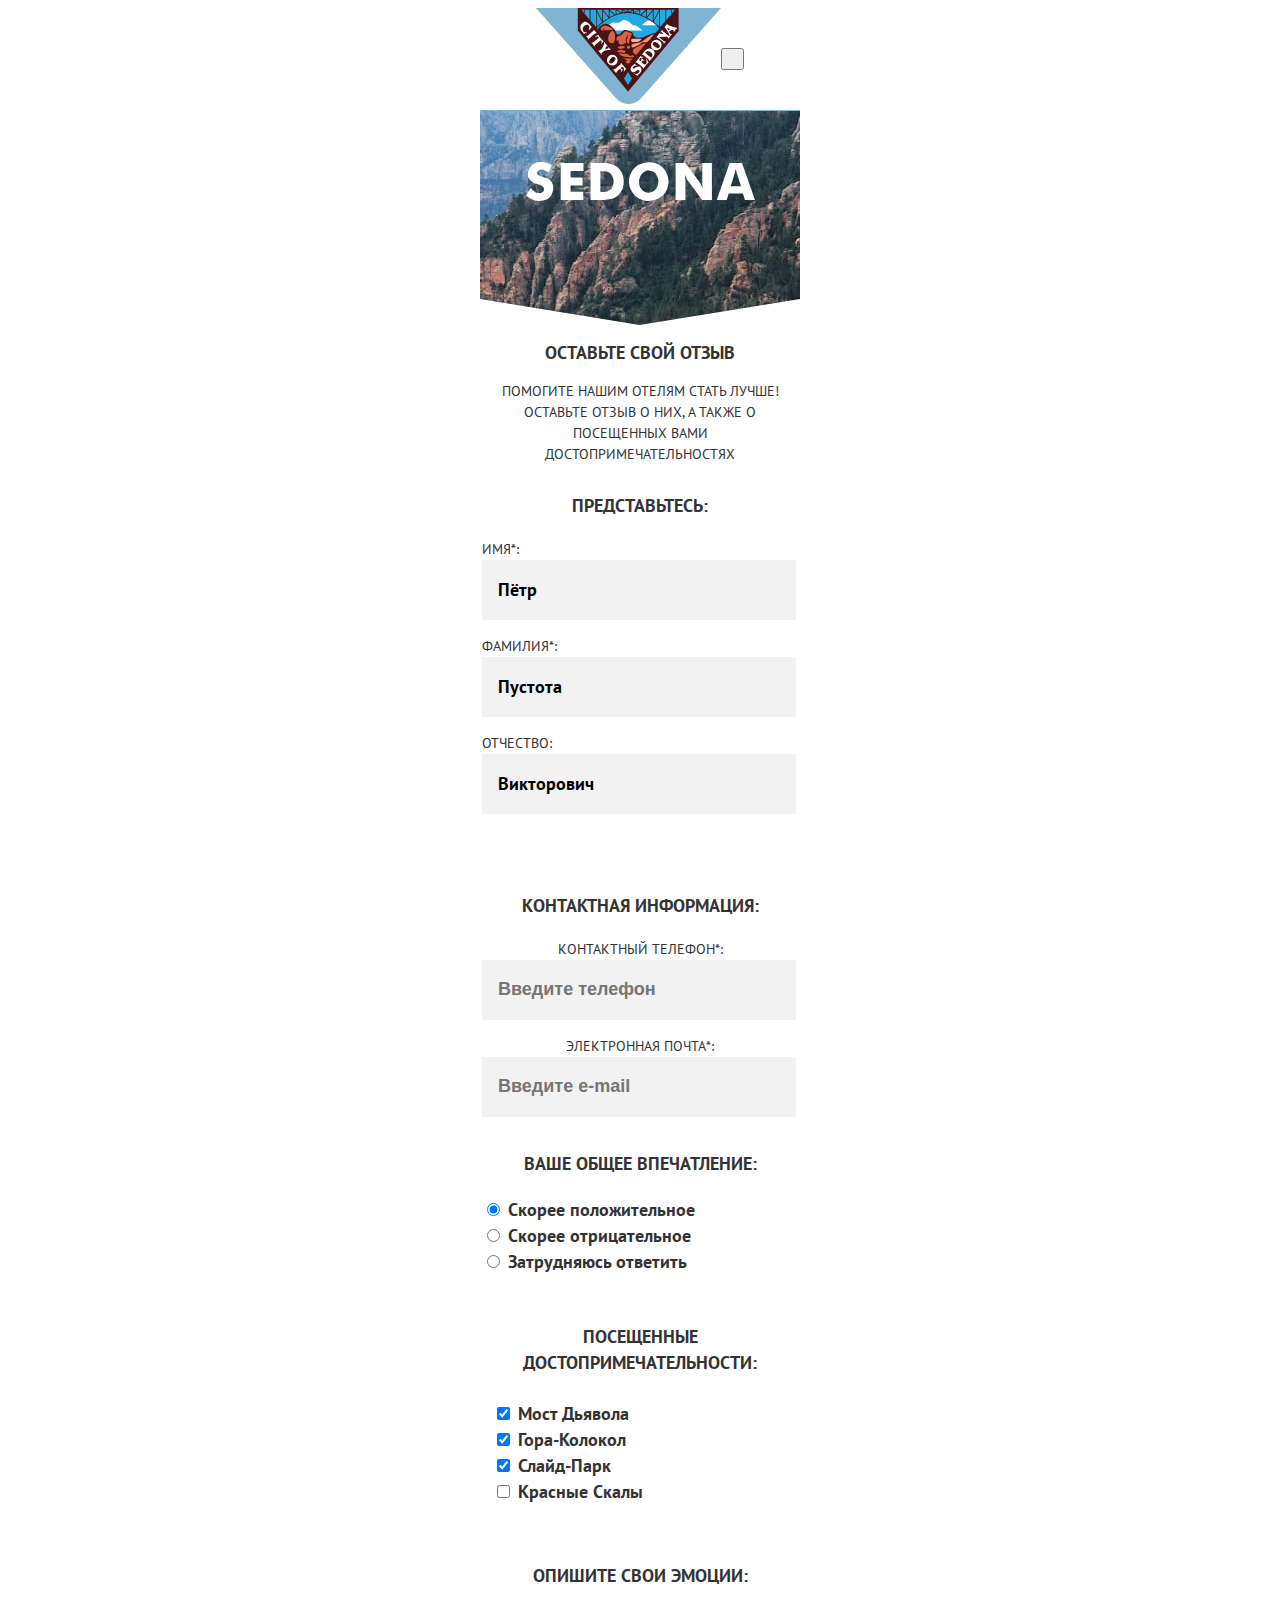
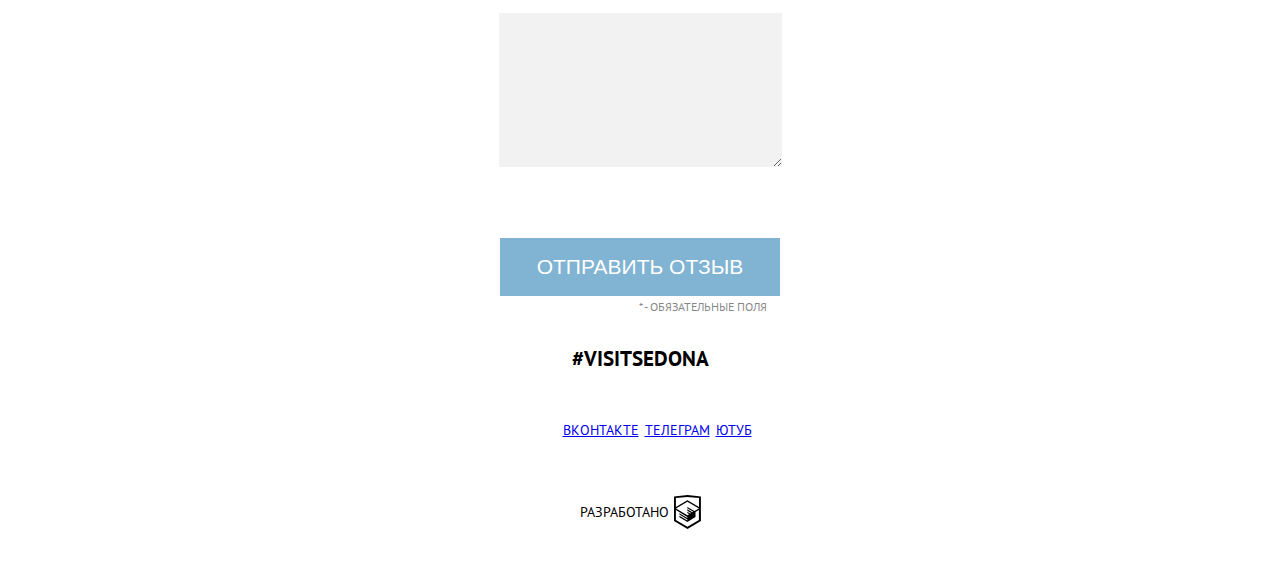
<file: 4/form.html>
<!DOCTYPE html>
<html class="page" lang="ru">
  <head>
    <meta charset="utf-8">
    <link rel="stylesheet" href="css/style.css">
    <title>Форма</title>
    <base href="https://htmlacademy-adaptive.github.io/302695-sedona-25/4/">
</head>
  <body class="page__body">
    <header class="main-header">
      <nav class="main-nav">
        <div class="main-nav__wrapper">
          <ul class="main-nav__list site-list-one">
            <li class="site-list-one__item site-list-one__item--current">
              <a>
                Главная
              </a>
            </li>
            <li class="site-list-one__item">
              <a href="photo.html">
                Фото И Видео
              </a>
            </li>
          </ul>
          <a class="main-header__logo">
            <img src="img/logo-mobile.svg" width="185" height="96" alt="Логотип Седона.">
          </a>
          <ul class="main-nav__list site-list-two">
            <li class="site-list-two__item">
              <a href="form.html">
                Форма отзыва
              </a>
            </li>
            <li class="site-list-two__item">
              <a href="https://htmlacademy.ru/intensive/adaptive">
                Htmlacademy
              </a>
            </li>
          </ul>
        </div>
        <button class="main-nav__toggle" type="button"><span class="visually-hidden">Открыть меню</span></button>
      </nav>
    </header>
    <main class="form-container">

      <h1 class="visually-hidden">Нам очень важно знать Ваше мнение.</h1>

      <div class="form-page-logo">
        <div class="form-page-primary primary-sedona">
          <img class="primary-sedona__sedona-form-image" src="img/logo-sedona-catalog.svg" width="229" height="39" alt="Sedona.">
        </div>
      </div>
      <section class="feedback">
        <div class="feedback__form-header">
          <h2 class="feedback__title">Оставьте свой отзыв</h2>
          <p class="feedback__text">
            Помогите нашим отелям стать лучше!<br>
            Оставьте отзыв о них, а также о<br>
            посещенных вами достопримечательностях
          </p>
        </div>
        <form class="feedback__form" action="https://echo.htmlacademy.ru" method="get">
          <div class="feedback__personal-data">
            <div class="feedback__personal-data feedback__personal-data--name">
              <fieldset class="name">
                <legend class="name__title">Представьтесь:</legend>
                <label class="name__first-name">Имя*:
                  <input class="name__text" type="text" value="Пётр" required>
                </label>
                <label class="name__second-name">Фамилия*:
                  <input class="name__text" type="text" value="Пустота" required>
                </label>
                <label class="name__patronymic">Отчество:
                  <input class="name__text" type="text" value="Викторович">
                </label>
              </fieldset>
            </div>
            <div class="feedback__personal-data feedback__personal-data--contacts">
              <fieldset class="contacts">
                <legend class="contacts__title">Контактная информация:</legend>
                <label class="contacts__label" for="phone-number">
                  Контактный телефон*:
                </label>
                <div class="contacts__icon contacts__icon_phone">
                  <input class="contacts__field" placeholder="Введите телефон" type="tel" name="phone-number" id="phone-number" required>
                </div>
                <label class="contacts__label" for="email">
                  Электронная почта*:
                </label>
                <div class="contacts__icon contacts__icon_email">
                  <input class="contacts__field" placeholder="Введите e-mail" type="email" name="email" id="email" required="required">
                </div>
              </fieldset>
            </div>
          </div>
          <div class="feedback__personal-data feedback__personal-data--personal-impression">
            <fieldset class="personal-impression">
              <legend class="personal-impression__title">Ваше общее впечатление:</legend>
              <ul class="personal-impression__list">
                <li class="personal-impression__item">
                  <label class="control">
                    <input class="control-input" type="radio" name="impression-group" value="rather-positiv" checked>

                    Скорее положительное
                  </label>
                </li>
                <li class="personal-impression__item">
                  <label class="control">
                    <input class="control-input" type="radio" name="impression-group" value="rather-negative">

                    Скорее отрицательное
                  </label>
                </li>
                <li class="personal-impression__item">
                  <label class="control">
                    <input class="control-input" type="radio" name="impression-group" value="difficult-answer">

                    Затрудняюсь ответить
                  </label>
                </li>
              </ul>
            </fieldset>

          </div>
          <div class="feedback__personal-data feedback__personal-data--visited-attractions">
            <fieldset class="visited-attractions">
              <legend class="visited-attractions__title">Посещенные достопримечательности:</legend>
              <ul class="visited-attractions__list">
                <li class="visited-attractions__item">
                  <label class="control">
                    <input class="control-input" type="checkbox" name="visited-attractions-group" checked>

                    Мост Дьявола
                  </label>
                </li>
                <li class="visited-attractions__item">
                  <label class="control">
                    <input class="control-input" type="checkbox" name="visited-attractions-group" checked>

                    Гора-Колокол
                  </label>
                </li>
                <li class="visited-attractions__item">
                  <label class="control">
                    <input class="control-input" type="checkbox" name="visited-attractions-group" checked>

                    Слайд-парк
                  </label>
                </li>
                <li class="visited-attractions__item">
                  <label class="control">
                    <input class="control-input" type="checkbox" name="visited-attractions-group">

                    Красные скалы
                  </label>
                </li>
              </ul>
            </fieldset>
          </div>
          <div class="feedback__personal-data feedback__personal-data--describe-emotions">
            <fieldset class="describe-emotions">
              <legend class="describe-emotions__title">Опишите свои эмоции:</legend>
              <textarea class="describe-emotions__field" id="describe-emotions" name="describe-emotions"></textarea>
            </fieldset>
          </div>
          <button class="feedback__personal-data__button">Отправить отзыв</button>
          <p class="feedback__detail">* - обязательные поля</p>
        </form>
      </section>
    </main>
    <footer class="main-footer">
      <div class="main-footer__wrapper">
        <div class="main-footer__hashtag hashtag">
          <a class="hashtag__site" href="catalog.html">#VISITSEDONA</a>
        </div>
        <div class="main-footer__social social">
          <ul class="social__list">
            <li class="social__item">
              <a class="social__link social__link--vkontakte" href="https://vk.com/htmlacademy">Вконтакте</a>
            </li>
            <li class="social__item">
              <a class="social__link social__link--telegram" href="https://t.me/htmlacademy">Телеграм</a>
            </li>
            <li class="social__item">
              <a class="social__link social__link--youtube" href="https://www.youtube.com/c/HTMLAcademyRUS/featured">Ютуб</a>
            </li>
          </ul>
        </div>
        <div class="main-footer__development development">
          <p class="development__text">Разработано
            <a class="development__link" href="https://htmlacademy.ru/intensive/adaptive"><span class="visually-hidden">HTML Academy</span></a>
          </p>
          <svg width="27" height="35" viewBox="0 0 27 35" fill="none" xmlns="http://www.w3.org/2000/svg">
            <path d="M13.6 0h-.1L0 1.4v24.7l13.5 8 13.4-8V1.4L13.6 0ZM25 12.1 13.5 5.3v-.1h-.1l-.1-.1v.1L1.9 12.1v-9l11.5-1.2L25 3.1v9ZM13.4 6.8l11.5 6.7-4.5 2.6-7.1-4.2v1.4l5.9 3.5-.9.5-5-3v1.4l3.8 2.3-.8.5-3-1.8v1.4l1.9 1.1-1.8 1.1L2 13.6l11.4-6.8ZM1.9 15.1l11.4 6.8v1l-7.9-4.7v1.4l8 4.8v1.1l-8-4.7v1.4l8 4.8 8.1-4.9v-5.2l3.4-2v10l-11.5 6.9L1.9 25v-9.9Z" fill="#000"/>
          </svg>
        </div>
      </div>
    </footer>
  </body>
</html>
</file>
<file: 4/css/style.css>
@font-face {
  font-family: "PT Sans";
  src: url("../fonts/ptsans.woff2") format("woff2"), url("../fonts/ptsans.woff") format("woff");
  font-style: normal;
  font-weight: 400;
}
@font-face {
  font-family: "PT Sans";
  src: url("../fonts/ptsansbold.woff2") format("woff2"), url("../fonts/ptsansbold.woff") format("woff");
  font-style: normal;
  font-weight: 700;
}
.page__body {
  display: flex;
  flex-direction: column;
  align-items: center;
  min-width: 320px;
  font-family: "PT Sans", "Arial", "Helvetica", sans-serif;
  font-style: 400;
  font-size: 14px;
  line-height: 21px;
  text-transform: uppercase;
  background-color: #ffffff;
  color: #333333;
}
.main-header {
  display: flex;
  margin: 0;
  padding: 0;
  align-items: center;
  text-align: center;
}
.main-nav {
  display: flex;
  align-items: center;
}
.main-nav__toggle {
  width: 23px;
  height: 22px;
  align-items: center;
}
.visually-hidden {
  display: none;
}
.main-nav__list {
  display: none;
}
.main-header__logo {
  align-items: center;
}
.main-container {
  display: flex;
  flex-direction: column;
  width: 320px;
}
.main-page-logo {
  display: flex;
  flex-direction: column;
  min-height: 390px;
  max-height: 518px;
  min-width: 320px;
  background-image: url("../img/background-image-mobile.jpg");
  background-repeat: no-repeat;
  background-position: center;
  background-color: #81b3d2;
}
.primary-welcome {
  padding: 84px 19px 30px 19px;
  display: block;
  align-self: center;
}
.main-page-logo::after {
  content: "";
  display: block;
  background-image: url("../img/intro-triangle.svg");
  width: 320px;
  height: 57px;
}
.benefit {
  margin: 0;
  padding-top: 32px;
  padding-bottom: 16px;
  display: flex;
  flex-direction: column;
  text-align: center;
  text-decoration: none;
  text-transform: uppercase;
  font-family: "PT Sans", "Arial", "Helvetica", sans-serif;
  font-style: normal;
  font-weight: 400;
  font-size: 14px;
  line-height: 21px;
}
.benefit__header {
  font-family: "PT Sans", "Arial", "Helvetica", sans-serif;
  font-style: normal;
  font-weight: 400;
  font-size: 14px;
  line-height: 21px;
  text-align: center;
}
.benefit__sedona-header {
  padding: 0;
  margin: 0;
  padding-bottom: 35px;
  font-weight: 700;
  font-size: 18px;
  line-height: 26px;
}
.benefit__reason {
  padding: 0;
  padding-bottom: 16px;
  margin: 0;
  font-family: "PT Sans", "Arial", "Helvetica", sans-serif;
  font-style: normal;
  font-weight: 400;
  font-size: 14px;
  line-height: 21px;
}
.benefit__header::after {
  content: "";
  background-image: url("../img/intro-triangle-2.svg");
  background-repeat: no-repeat;
  width: 320px;
  height: 37px;
}
.benefit__list {
  padding: 0;
  margin: 0;
  list-style-type: none;
  width: 320px;
}
.benefit__item {
  font-family: "PT Sans", "Arial", "Helvetica", sans-serif;
  font-style: normal;
  font-weight: 400;
  font-size: 14px;
  line-height: 21px;
  color: #333333;
  background-color: #ffffff;
}
.benefit__item--visual {
  padding-top: 33px;
  font-weight: 700;
  font-size: 18px;
  line-height: 26px;
  color: #ffffff;
  background-color: #81b3d2;
}
.benefit__item--text {
  padding: 24px 26px 24px 26px;
  color: #333333;
  background-color: #d6d6d650;
}
.benefit__list--simple--list {
  display: flex;
  flex-direction: column;
  padding-top: 23px;
  padding-bottom: 30px;
  color: #333333;
  background-color: #ffffff;
  list-style-type: none;
}
.benefit__item--house::before {
  content: "";
  display: block;
  background-image: url("../img/icon-house.svg");
  background-repeat: no-repeat;
  width: 40px;
  height: 40px;
}
.benefit__item--food::before {
  content: "";
  display: block;
  background-image: url("../img/icon-food.svg");
  background-repeat: no-repeat;
  width: 40px;
  height: 40px;
}
.benefit__item--souvenir::before {
  content: "";
  display: block;
  background-image: url("../img/icon-gift.svg");
  background-repeat: no-repeat;
  width: 40px;
  height: 40px;
}
.benefit__title,
.benefit__title-2 {
  font-family: "PT Sans", "Arial", "Helvetica", sans-serif;
  font-style: normal;
  font-weight: 700;
  font-size: 18px;
  line-height: 26px;
}
.benefit__title {
  margin: 0;
  padding: 0;
  padding-bottom: 11px;
}
.benefit__title-2 {
  margin: 0;
  padding: 0;
  text-align: left;
  margin-left: 47px;
}
.benefit-title {
  margin: 0;
  padding-bottom: 15px;
}
.benefit__description,
.benefti__description-2,
.benefit__number {
  font-family: "PT Sans", "Arial", "Helvetica", sans-serif;
  font-style: normal;
  font-weight: 400;
  font-size: 14px;
  line-height: 21px;
}
.benefit__description {
  margin: 0;
  padding-top: 15px;
}
.benefit__description-1 {
  font-style: normal;
  font-weight: 400;
  font-size: 14px;
  line-height: 21px;
  margin: 0;
  padding-top: 15px;
  padding-bottom: 35px;
  color: #ffffff;
}
.benefit__description-2 {
  margin: 0;
  padding-top: 16px;
  padding-bottom: 22px;
  text-align: left;
  margin-left: 47px;
}
.find {
  padding: 39px 18px 49px 18px;
  text-align: center;
}
.find-hotel {
  margin: 0;
  padding: 0;
  font-family: "PT Sans", "Arial", "Helvetica", sans-serif;
  font-style: normal;
  font-weight: 700;
  font-size: 21px;
  line-height: 26px;
}
.find__title {
  display: block;
  padding-bottom: 1em;
  font-size: 21px;
  line-height: 26px;
  color: #000000;
}
.find__description {
  margin: 0;
  padding: 0;
  padding-bottom: 32px;
  font-style: normal;
  font-weight: 400;
  font-size: 14px;
  line-height: 21px;
  color: #333333;
  text-transform: uppercase;
}
.find-hotel__button {
  display: inline-block;
  box-sizing: border-box;
  padding: 16px 37px;
  font-size: 21px;
  line-height: 26px;
  background-color: #81b3d2;
  color: #ffffff;
  text-decoration: none;
  text-transform: uppercase;
}
.main-footer {
  margin: 0;
  padding: 0;
  padding-top: 29px;
  padding-bottom: 29px;
  color: #000000;
}
.main-footer__wrapper {
  align-items: center;
  text-align: center;
}
.main-footer__hashtag {
  font-family: "PT Sans", "Arial", "Helvetica", sans-serif;
  font-style: normal;
  font-weight: 700;
  font-size: 21px;
  line-height: 26px;
  text-transform: uppercase;
  color: #000000;
  margin-bottom: 34px;
}
.hashtag__site {
  text-decoration: none;
  color: #000000;
}
.main-footer__social {
  margin: 0;
  padding: 0;
  display: flex;
  align-items: center;
  list-style: none;
  padding-bottom: 40px;
}
.social__list {
  display: flex;
  justify-content: center;
  list-style-type: none;
}
.social__item {
  margin-right: 6px;
}
.main-footer__development {
  display: flex;
  justify-content: center;
  align-items: center;
  margin: 0;
  font-family: "PT Sans", "Arial", "Helvetica", sans-serif;
  font-style: normal;
  font-weight: 400;
  font-size: 14px;
  line-height: 21px;
  text-transform: uppercase;
}
.development__text {
  margin: 0;
  padding: 0;
  font-style: normal;
  font-weight: 400;
  font-size: 14px;
  line-height: 21px;
  margin-right: 5px;
}
.form-page-logo {
  display: flex;
  flex-direction: column;
  min-height: 158px;
  max-height: 518px;
  min-width: 320px;
  background-image: url("../img/back-desktop-mobile.jpg");
  background-repeat: no-repeat;
  background-position: center;
  background-color: #81b3d2;
}
.primary-sedona {
  padding: 52px 45px 61px 45px;
  display: block;
  align-self: center;
}
.form-page-logo::after {
  content: "";
  display: block;
  background-image: url("../img/intro-triangle_form.svg");
  width: 1201px;
  height: 57px;
}
.form-container {
  background-color: #ffffff;
  display: flex;
  flex-direction: column;
  width: 320px;
  font-family: "PT Sans", "Arial", "Helvetica", sans-serif;
  font-style: normal;
  font-weight: 400;
  font-size: 14px;
  line-height: 21px;
  color: #333333;
}
.feedback {
  font-family: "PT Sans", "Arial", "Helvetica", sans-serif;
  font-style: normal;
  font-weight: 400;
  font-size: 14px;
  line-height: 21px;
  text-align: center;
  text-transform: uppercase;
}
.feedback__form-header {
  padding-left: 7px;
  padding-right: 7px;
}
.feedback__title {
  margin: o;
  padding: 0;
  font-family: "PT Sans", "Arial", "Helvetica", sans-serif;
  font-style: normal;
  font-weight: 700;
  font-size: 18px;
  line-height: 26px;
  text-align: center;
  text-transform: uppercase;
}
.feedback__text {
  margin: 0;
  padding: 0;
  padding-bottom: 28px;
  width: 306px;
}
.feedback__form {
  box-sizing: border-box;
}
.feedback__personal-data {
  box-sizing: border-box;
}
.name {
  padding: 0;
  padding-bottom: 63px;
  border: none;
}
.name__first-name,
.name__second-name,
.name__patronymic {
  outline: none;
  display: block;
  margin-bottom: 16px;
  text-align: left;
}
.name__text {
  display: block;
  padding-left: 16px;
  width: 296px;
  height: 58px;
  font-family: "PT Sans", "Arial", "Helvetica", sans-serif;
  font-style: normal;
  font-weight: 700;
  font-size: 18px;
  line-height: 26px;
  background-color: #f2f2f2;
  color: #000000;
  border: none;
}
.name__title {
  font-weight: 700;
  font-size: 18px;
  line-height: 26px;
  text-align: center;
  padding-bottom: 20px;
}
.contacts {
  box-sizing: border-box;
  padding: 0;
  margin-bottom: 18px;
  border: none;
}
.contacts__label {
  text-align: left;
}
.contacts__title {
  font-style: normal;
  font-weight: 700;
  font-size: 18px;
  line-height: 26px;
  text-transform: uppercase;
  padding-bottom: 20px;
}
.contacts__field {
  display: block;
  width: 296px;
  height: 58px;
  font-style: normal;
  font-weight: 700;
  font-size: 18px;
  line-height: 26px;
  background-color: #f2f2f2;
  border: none;
  padding-left: 16px;
}
.contacts__icon {
  position: relative;
  margin-bottom: 16px;
}
.contacts__icon::after {
  content: "";
  background-color: #e6e6e6;
  align-items: center;
}
.contacts__icon_phone::after {
  content: "";
  background-image: url("../img/icon-phone.svg");
  background-repeat: no-repeat;
  background-position: center;
  width: 58px;
  height: 58px;
}
.personal-impression {
  padding: 0;
  padding-bottom: 49px;
  border: none;
}
.personal-impression__title {
  font-weight: 700;
  font-size: 18px;
  line-height: 26px;
  padding-bottom: 20px;
}
.personal-impression__list {
  list-style-type: none;
  margin: 0;
  padding: 0;
}
.personal-impression__item {
  text-align: left;
  font-weight: 700;
  font-size: 18px;
  line-height: 26px;
  text-transform: none;
}
.visited-attractions {
  border: none;
}
.visited-attractions__title {
  font-weight: 700;
  font-size: 18px;
  line-height: 26px;
  padding-bottom: 20px;
}
.visited-attractions__list {
  list-style-type: none;
  margin: 0;
  padding: 0;
  padding-bottom: 49px;
  text-align: left;
  font-weight: 700;
  font-size: 18px;
  line-height: 26px;
  text-transform: capitalize;
}
.describe-emotions {
  border: none;
}
.feedback__personal-data--describe-emotions {
  padding-bottom: 56px;
}
.describe-emotions__title {
  font-weight: 700;
  font-size: 18px;
  line-height: 26px;
  padding-bottom: 20px;
}
.describe-emotions__field {
  background-color: #f2f2f2;
  width: 279px;
  height: 150px;
  border: none;
}
.feedback__personal-data__button {
  display: inline-block;
  box-sizing: border-box;
  padding: 16px 37px;
  font-size: 21px;
  line-height: 26px;
  background-color: #81b3d2;
  color: #ffffff;
  text-decoration: none;
  text-transform: uppercase;
  border: none;
}
.feedback__detail {
  padding: 0;
  margin: 0;
  font-weight: 400;
  font-size: 12px;
  line-height: 21px;
  color: rgba(51, 51, 51, 0.6);
  padding-left: 125px;
}
.catalog-page-logo {
  display: flex;
  flex-direction: column;
  min-height: 158px;
  max-height: 518px;
  min-width: 320px;
  background-image: url("../img/back-desktop-mobile.jpg");
  background-repeat: no-repeat;
  background-position: center;
  background-color: #81b3d2;
}
.primary-sedona {
  padding: 52px 45px 61px 45px;
  display: block;
  align-self: center;
}
.catalog-page-logo::after {
  content: "";
  display: block;
  background-image: url("../img/intro-triangle.svg");
  width: 1201px;
  height: 57px;
}
.catalog-container {
  background-color: #ffffff;
  display: flex;
  flex-direction: column;
  width: 320px;
  font-family: "PT Sans", "Arial", "Helvetica", sans-serif;
  font-style: normal;
  font-weight: 400;
  font-size: 14px;
  line-height: 21px;
  color: #333333;
}
.block-photo__wrapper {
  padding: 37px 20px 17px 20px;
}
.block-photo__title {
  margin: 0;
  padding: 0;
  margin-top: 15px;
  margin-bottom: 0.5em;
  font-family: "PT Sans", "Arial", "Helvetica", sans-serif;
  font-style: normal;
  font-weight: 700;
  font-size: 18px;
  line-height: 26px;
  text-align: start;
  text-transform: uppercase;
  color: #000000;
}
.block-photo__title-1 {
  text-align: center;
}
.block-photo__description {
  padding: 0;
  margin: 0;
  font-style: normal;
  font-weight: 400;
  font-size: 14px;
  line-height: 21px;
  text-align: center;
  padding-bottom: 42px;
}
.block-photo__author {
  padding: 0;
  margin: 0;
  margin-bottom: 11px;
}
.block-photo__list {
  list-style-type: none;
  padding: 0;
  margin: 0;
}
.block-video {
  padding-left: 20px;
  padding-right: 20px;
}
.block-video__question {
  text-align: center;
  display: block;
  padding-bottom: 1em;
  font-size: 18px;
  line-height: 26px;
  color: #000000;
}
.block-video__text {
  padding: 0;
  margin: 0;
  font-style: normal;
  font-weight: 400;
  font-size: 14px;
  line-height: 21px;
  text-align: center;
  padding-bottom: 38px;
}
.block-photo__number-like {
  font-style: normal;
  font-weight: 700;
  font-size: 14px;
  line-height: 21px;
  color: #000000;
}
/*# sourceMappingURL=style.css.map */
</file>
